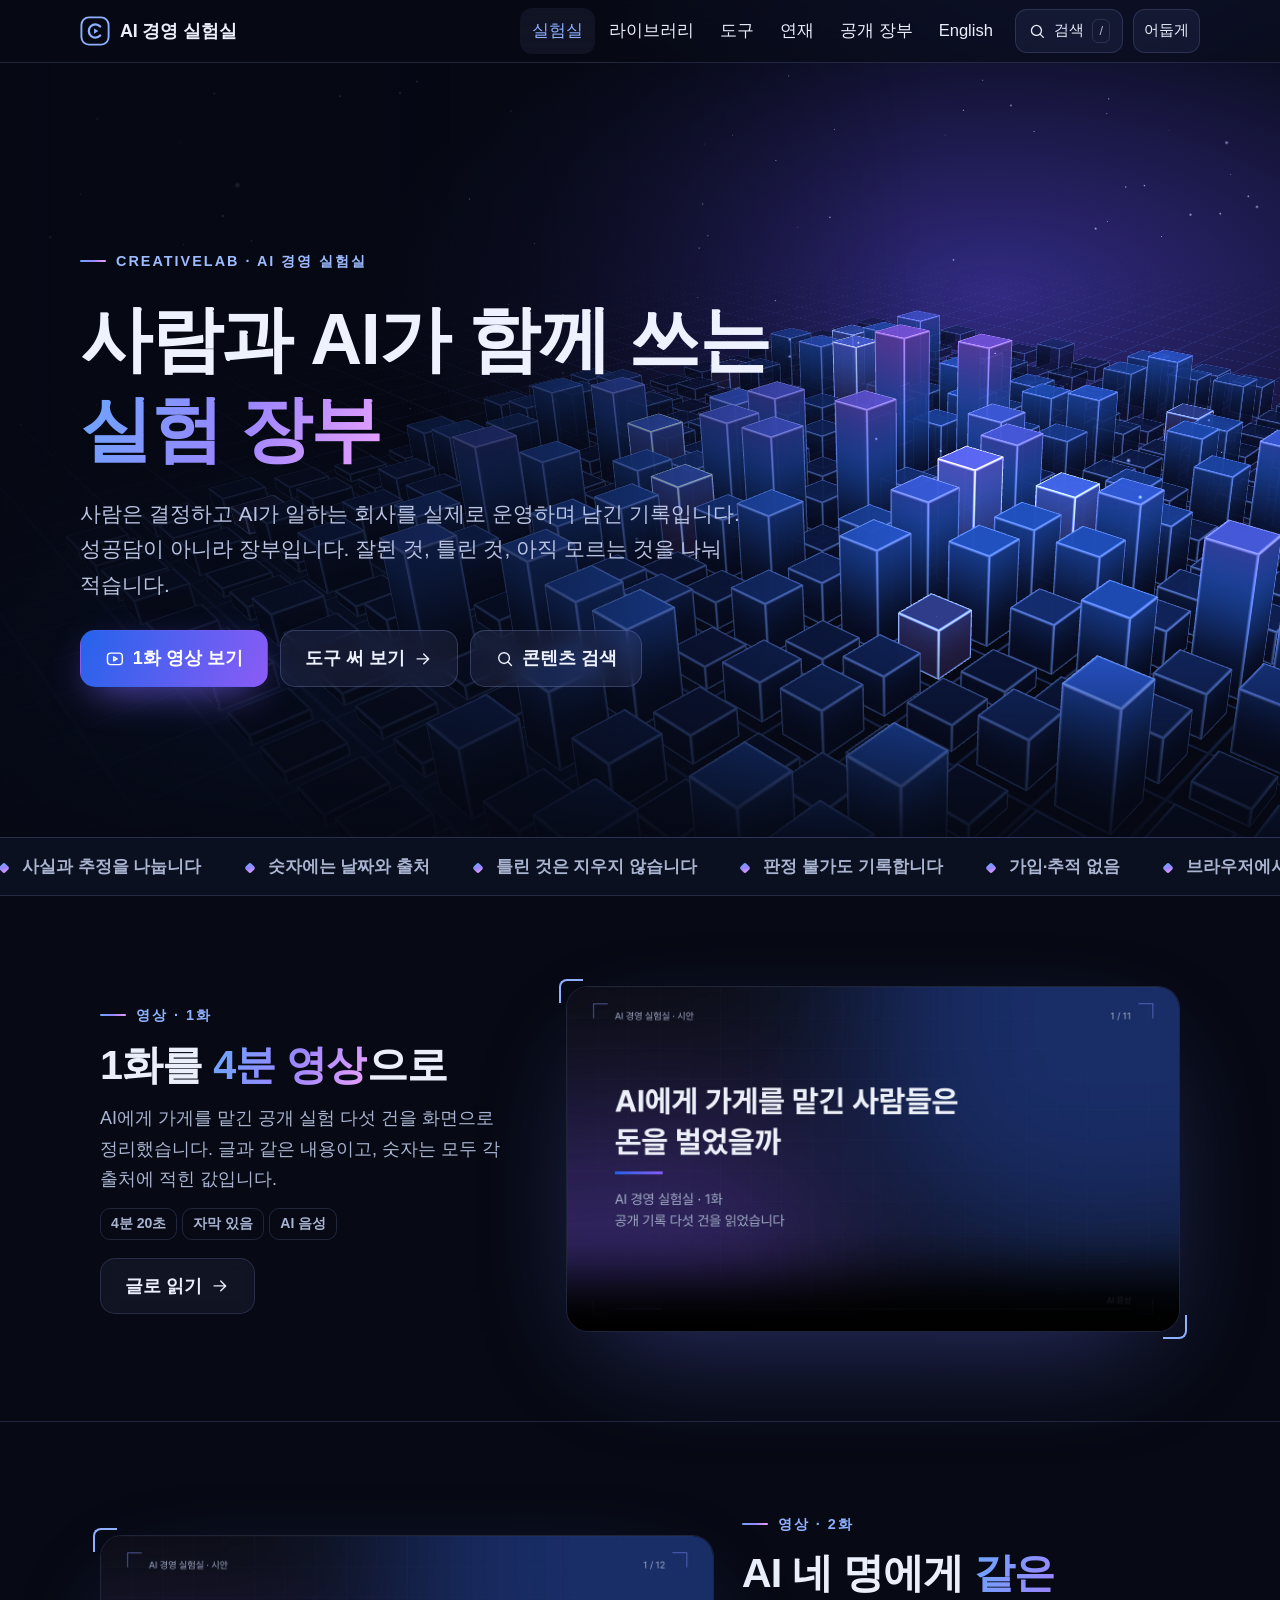
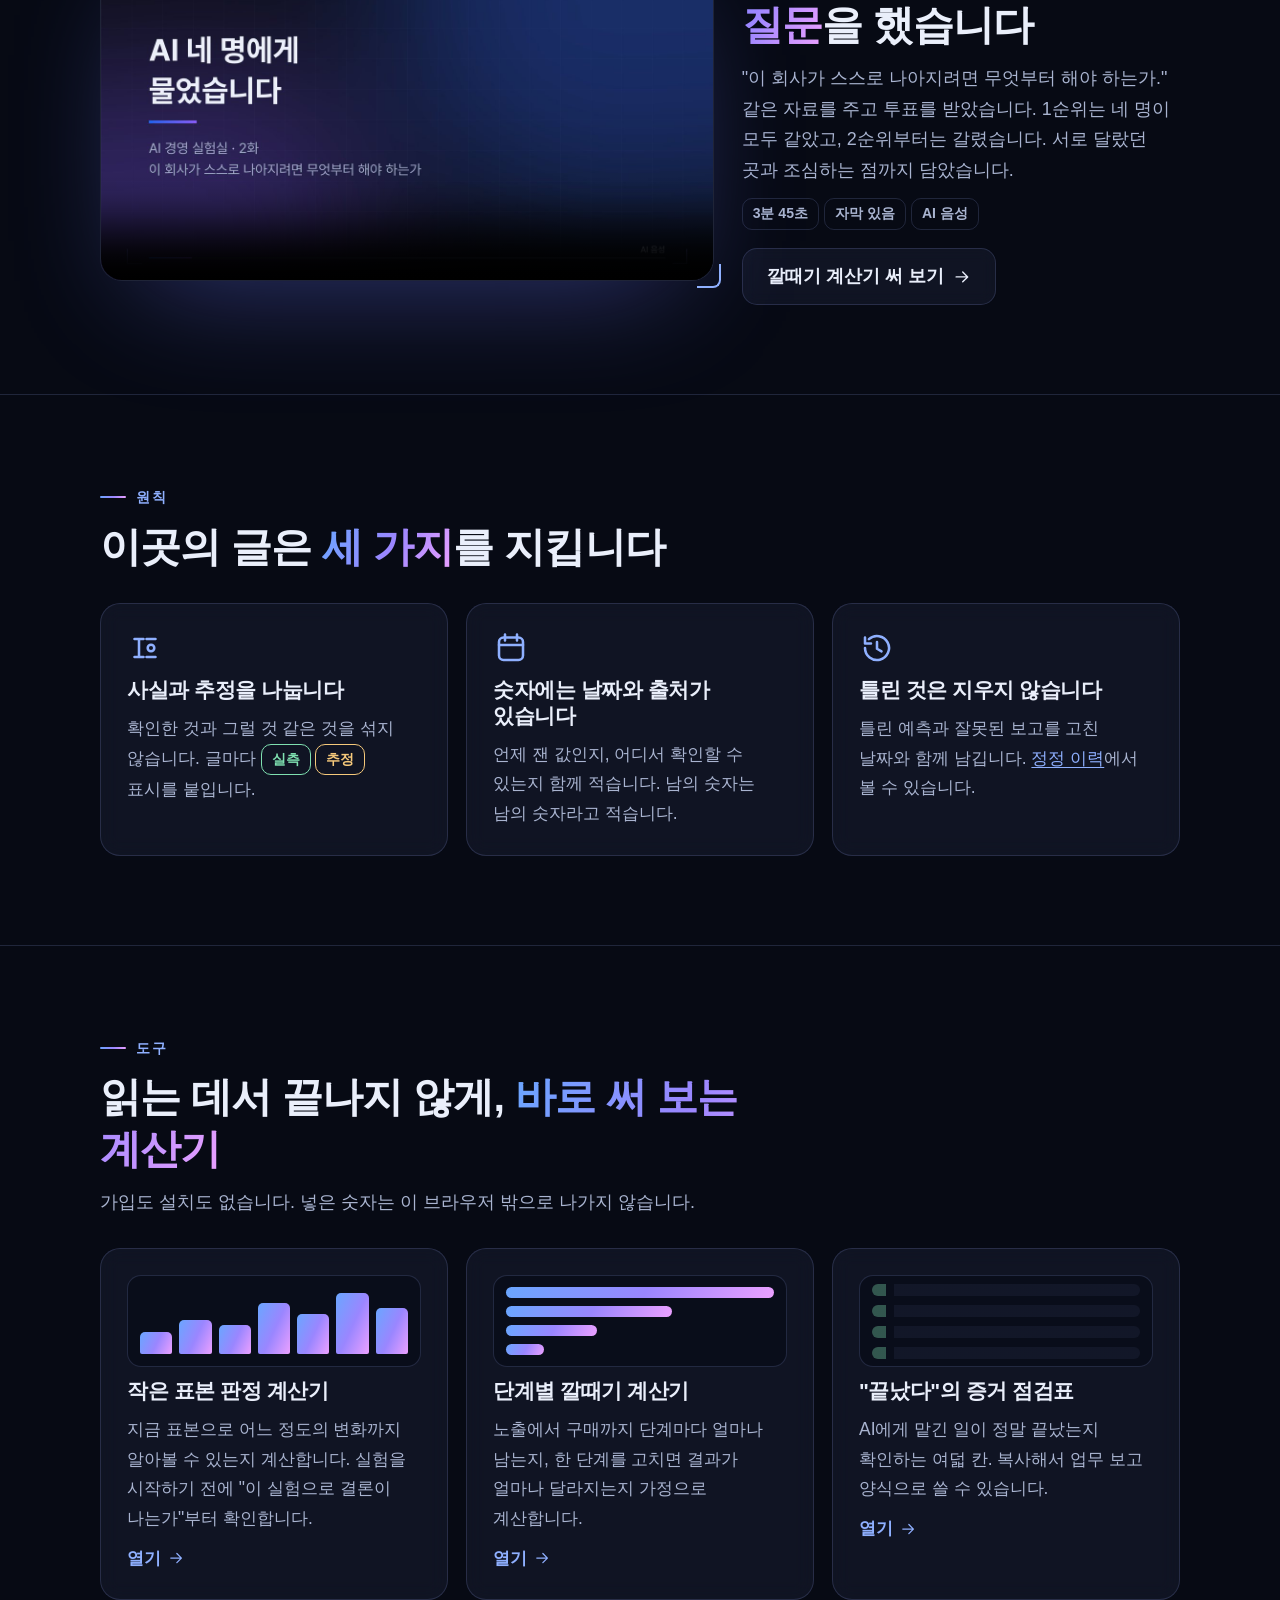
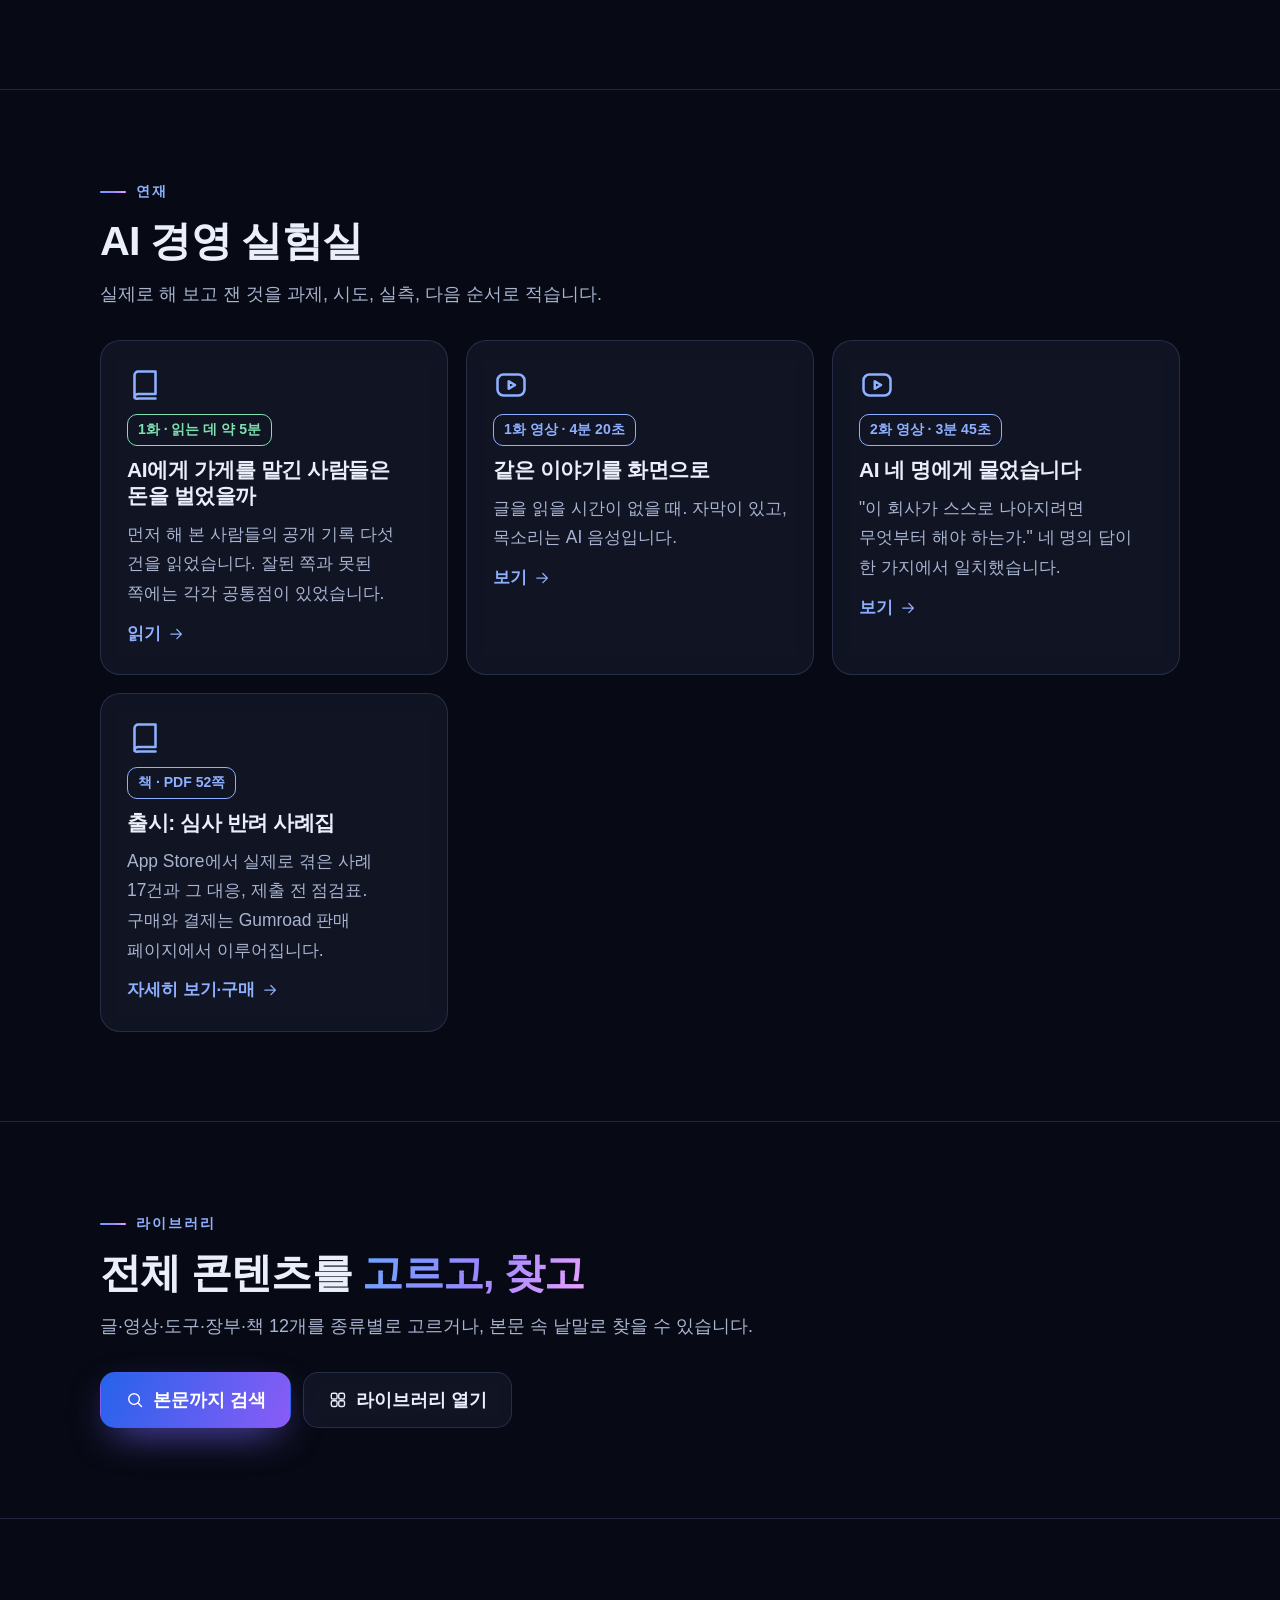
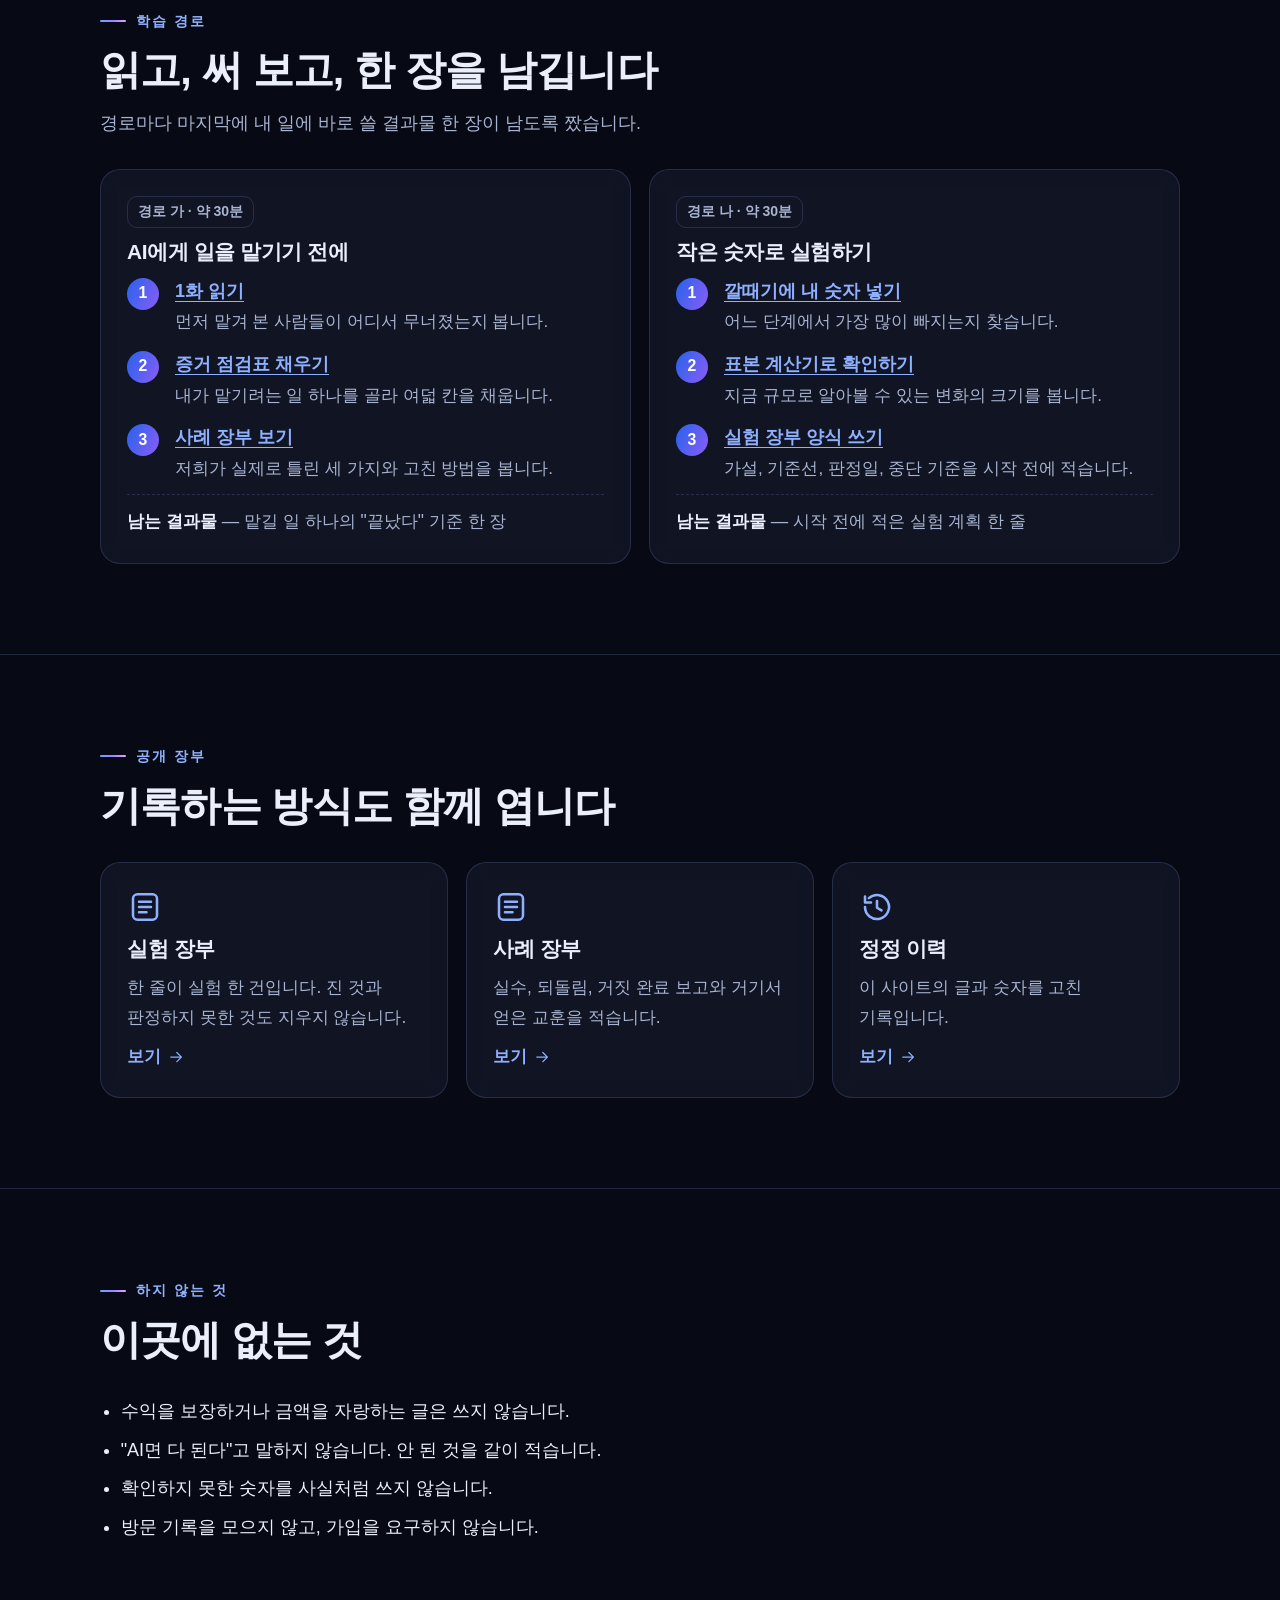
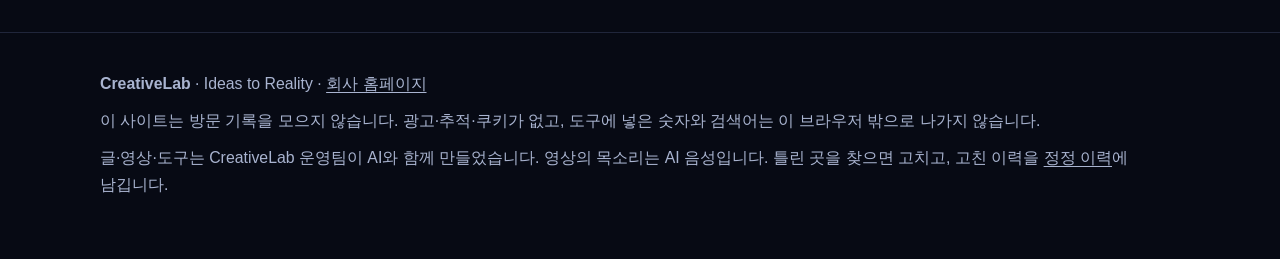
<file: index.html>
<!doctype html>
<html lang="ko" data-theme="dark" data-root="">
<head>
<meta charset="utf-8">
<meta name="viewport" content="width=device-width,initial-scale=1">
<title>AI 경영 실험실 · CreativeLab</title>
<meta name="description" content="사람은 결정하고 AI가 일하는 회사의 실측 기록. 사실과 추정을 나눠 적고, 바로 써 보는 계산 도구를 엽니다.">
<meta name="robots" content="noindex,nofollow">
<meta name="color-scheme" content="dark light">
<link rel="icon" href="assets/icon.svg" type="image/svg+xml">
<link rel="stylesheet" href="assets/style.css">
<script src="assets/app.js"></script>
<script src="assets/hero3d.js" defer></script>
</head>
<body>
<a class="skip" href="#main">본문으로 바로 가기</a>

<header class="site"><div class="wrap bar">
<a class="brand" href="index.html"><svg viewBox="0 0 32 32" aria-hidden="true"><rect x="1.5" y="1.5" width="29" height="29" rx="8" fill="none" stroke="currentColor" stroke-width="2"/><path d="M21.5 11.2a7 7 0 1 0 0 9.6" fill="none" stroke="currentColor" stroke-width="2.4" stroke-linecap="round"/><path d="M15 13.2v5.6l4.6-2.8z" fill="currentColor"/></svg><span>AI 경영 실험실</span></a>
<nav class="main" aria-label="주 메뉴"><a href="index.html" aria-current="page">실험실</a><a href="library.html">라이브러리</a><a href="tools.html">도구</a><a href="posts/01.html">연재</a><a href="ledger.html">공개 장부</a><a href="en/index.html" lang="en">English</a></nav>
<button class="iconbtn" type="button" data-search aria-label="콘텐츠 검색"><svg class="" viewBox="0 0 24 24" fill="none" stroke="currentColor" stroke-width="1.7" stroke-linecap="round" stroke-linejoin="round" aria-hidden="true"><circle cx="11" cy="11" r="6.5"/><path d="M20 20l-4.2-4.2"/></svg><span>검색</span><kbd>/</kbd></button>
<label class="sr" for="theme">화면</label><select id="theme" class="theme"><option value="dark">어둡게</option><option value="light">밝게</option><option value="system">시스템</option></select>
</div></header>
<main id="main">

<div class="stage"><canvas id="scene" aria-hidden="true"></canvas>
<div class="wrap hero">
<p class="eyebrow">CreativeLab · AI 경영 실험실</p>
<h1>사람과 AI가 함께 쓰는<br><span class="g">실험 장부</span></h1>
<p class="lead">사람은 결정하고 AI가 일하는 회사를 실제로 운영하며 남긴 기록입니다. 성공담이 아니라 장부입니다. 잘된 것, 틀린 것, 아직 모르는 것을 나눠 적습니다.</p>
<div class="cta"><a class="btn primary" href="#video"><svg class="" viewBox="0 0 24 24" fill="none" stroke="currentColor" stroke-width="1.7" stroke-linecap="round" stroke-linejoin="round" aria-hidden="true"><rect x="3" y="5" width="18" height="14" rx="4"/><path d="M10.5 9.5v5l4.2-2.5z"/></svg> 1화 영상 보기</a><a class="btn ghost" href="tools.html">도구 써 보기 <svg class="" viewBox="0 0 24 24" fill="none" stroke="currentColor" stroke-width="1.7" stroke-linecap="round" stroke-linejoin="round" aria-hidden="true"><path d="M5 12h14M13 6l6 6-6 6"/></svg></a><button class="btn ghost" type="button" data-search><svg class="" viewBox="0 0 24 24" fill="none" stroke="currentColor" stroke-width="1.7" stroke-linecap="round" stroke-linejoin="round" aria-hidden="true"><circle cx="11" cy="11" r="6.5"/><path d="M20 20l-4.2-4.2"/></svg> 콘텐츠 검색</button></div>
<p class="sr">배경의 움직이는 그림은 장부의 줄을 막대로 나타낸 장식입니다.</p>
</div></div>
<div class="ribbon" aria-hidden="true"><div><span>사실과 추정을 나눕니다</span><span>숫자에는 날짜와 출처</span><span>틀린 것은 지우지 않습니다</span><span>판정 불가도 기록합니다</span><span>가입·추적 없음</span><span>브라우저에서 바로 계산</span><span>사실과 추정을 나눕니다</span><span>숫자에는 날짜와 출처</span><span>틀린 것은 지우지 않습니다</span><span>판정 불가도 기록합니다</span><span>가입·추적 없음</span><span>브라우저에서 바로 계산</span></div></div>

<section id="video" class="flat"><div class="wrap split">
<div class="head rv" style="margin:0"><p class="eyebrow">영상 · 1화</p><h2>1화를 <span class="g">4분 영상</span>으로</h2><p>AI에게 가게를 맡긴 공개 실험 다섯 건을 화면으로 정리했습니다. 글과 같은 내용이고, 숫자는 모두 각 출처에 적힌 값입니다.</p>
<p><span class="tag">4분 20초</span> <span class="tag">자막 있음</span> <span class="tag soon">AI 음성</span></p>
<div class="cta"><a class="btn ghost" href="posts/01.html">글로 읽기 <svg class="" viewBox="0 0 24 24" fill="none" stroke="currentColor" stroke-width="1.7" stroke-linecap="round" stroke-linejoin="round" aria-hidden="true"><path d="M5 12h14M13 6l6 6-6 6"/></svg></a></div></div>
<div class="rv"><div class="frame"><div class="player"><video controls preload="metadata" playsinline poster="media/ep01.jpg"><source src="media/ep01.mp4" type="video/mp4"><track kind="captions" srclang="ko" label="한국어" src="media/ep01.vtt" default>영상을 재생할 수 없는 브라우저입니다. <a href="posts/01.html">글로 읽기</a></video></div></div></div>
</div></section>

<section id="video2"><div class="wrap split rev">
<div class="head rv" style="margin:0"><p class="eyebrow">영상 · 2화</p><h2>AI 네 명에게 <span class="g">같은 질문</span>을 했습니다</h2><p>"이 회사가 스스로 나아지려면 무엇부터 해야 하는가." 같은 자료를 주고 투표를 받았습니다. 1순위는 네 명이 모두 같았고, 2순위부터는 갈렸습니다. 서로 달랐던 곳과 조심하는 점까지 담았습니다.</p>
<p><span class="tag">3분 45초</span> <span class="tag">자막 있음</span> <span class="tag soon">AI 음성</span></p>
<div class="cta"><a class="btn ghost" href="tools.html#funnel">깔때기 계산기 써 보기 <svg class="" viewBox="0 0 24 24" fill="none" stroke="currentColor" stroke-width="1.7" stroke-linecap="round" stroke-linejoin="round" aria-hidden="true"><path d="M5 12h14M13 6l6 6-6 6"/></svg></a></div></div>
<div class="rv"><div class="frame"><div class="player"><video controls preload="metadata" playsinline poster="media/ep02.jpg"><source src="media/ep02.mp4" type="video/mp4"><track kind="captions" srclang="ko" label="한국어" src="media/ep02.vtt" default>영상을 재생할 수 없는 브라우저입니다. <a href="media/ep02.mp4">영상 파일 열기</a></video></div></div></div>
</div></section>

<section><div class="wrap">
<div class="head rv"><p class="eyebrow">원칙</p><h2>이곳의 글은 <span class="g">세 가지</span>를 지킵니다</h2></div>
<div class="grid">
<div class="card lift"><svg class="icon" viewBox="0 0 24 24" fill="none" stroke="currentColor" stroke-width="1.7" stroke-linecap="round" stroke-linejoin="round" aria-hidden="true"><path d="M5 6h6M5 18h6M13 6h6M13 18h6M8 6v12"/><circle cx="16" cy="12" r="2.2"/></svg><h3>사실과 추정을 나눕니다</h3><p>확인한 것과 그럴 것 같은 것을 섞지 않습니다. 글마다 <span class="tag fact">실측</span> <span class="tag guess">추정</span> 표시를 붙입니다.</p></div>
<div class="card lift"><svg class="icon" viewBox="0 0 24 24" fill="none" stroke="currentColor" stroke-width="1.7" stroke-linecap="round" stroke-linejoin="round" aria-hidden="true"><rect x="4" y="5" width="16" height="15" rx="3"/><path d="M8 3v4M16 3v4M4 10h16"/></svg><h3>숫자에는 날짜와 출처가 있습니다</h3><p>언제 잰 값인지, 어디서 확인할 수 있는지 함께 적습니다. 남의 숫자는 남의 숫자라고 적습니다.</p></div>
<div class="card lift"><svg class="icon" viewBox="0 0 24 24" fill="none" stroke="currentColor" stroke-width="1.7" stroke-linecap="round" stroke-linejoin="round" aria-hidden="true"><path d="M4 12a8 8 0 1 0 2.6-5.9M4 5v4h4M12 8v4.5l3 1.8"/></svg><h3>틀린 것은 지우지 않습니다</h3><p>틀린 예측과 잘못된 보고를 고친 날짜와 함께 남깁니다. <a href="ledger.html#fixes">정정 이력</a>에서 볼 수 있습니다.</p></div>
</div></div></section>

<section id="tools"><div class="wrap">
<div class="head rv"><p class="eyebrow">도구</p><h2>읽는 데서 끝나지 않게, <span class="g">바로 써 보는 계산기</span></h2><p>가입도 설치도 없습니다. 넣은 숫자는 이 브라우저 밖으로 나가지 않습니다.</p></div>
<div class="grid">
<a class="card rv" href="tools.html#sample"><div class="viz" aria-hidden="true"><i style="--h:34%;--i:0"></i><i style="--h:52%;--i:1"></i><i style="--h:44%;--i:2"></i><i style="--h:78%;--i:3"></i><i style="--h:61%;--i:4"></i><i style="--h:92%;--i:5"></i><i style="--h:70%;--i:6"></i></div><h3>작은 표본 판정 계산기</h3><p>지금 표본으로 어느 정도의 변화까지 알아볼 수 있는지 계산합니다. 실험을 시작하기 전에 "이 실험으로 결론이 나는가"부터 확인합니다.</p><span class="more">열기 <svg class="" viewBox="0 0 24 24" fill="none" stroke="currentColor" stroke-width="1.7" stroke-linecap="round" stroke-linejoin="round" aria-hidden="true"><path d="M5 12h14M13 6l6 6-6 6"/></svg></span></a>
<a class="card rv" href="tools.html#funnel"><div class="viz fun" aria-hidden="true"><i style="--h:100%;--i:0"></i><i style="--h:62%;--i:1"></i><i style="--h:34%;--i:2"></i><i style="--h:14%;--i:3"></i></div><h3>단계별 깔때기 계산기</h3><p>노출에서 구매까지 단계마다 얼마나 남는지, 한 단계를 고치면 결과가 얼마나 달라지는지 가정으로 계산합니다.</p><span class="more">열기 <svg class="" viewBox="0 0 24 24" fill="none" stroke="currentColor" stroke-width="1.7" stroke-linecap="round" stroke-linejoin="round" aria-hidden="true"><path d="M5 12h14M13 6l6 6-6 6"/></svg></span></a>
<a class="card rv" href="tools.html#evidence"><div class="viz chk" aria-hidden="true"><i style="--i:0"></i><i style="--i:1"></i><i style="--i:2"></i><i style="--i:3"></i></div><h3>"끝났다"의 증거 점검표</h3><p>AI에게 맡긴 일이 정말 끝났는지 확인하는 여덟 칸. 복사해서 업무 보고 양식으로 쓸 수 있습니다.</p><span class="more">열기 <svg class="" viewBox="0 0 24 24" fill="none" stroke="currentColor" stroke-width="1.7" stroke-linecap="round" stroke-linejoin="round" aria-hidden="true"><path d="M5 12h14M13 6l6 6-6 6"/></svg></span></a>
</div></div></section>

<section id="series"><div class="wrap">
<div class="head rv"><p class="eyebrow">연재</p><h2>AI 경영 실험실</h2><p>실제로 해 보고 잰 것을 과제, 시도, 실측, 다음 순서로 적습니다.</p></div>
<div class="grid">
<a class="card rv" href="posts/01.html"><svg class="icon" viewBox="0 0 24 24" fill="none" stroke="currentColor" stroke-width="1.7" stroke-linecap="round" stroke-linejoin="round" aria-hidden="true"><path d="M5 5.5A2.5 2.5 0 0 1 7.5 3H19v15H7.5A2.5 2.5 0 0 0 5 20.5v-15zM5 20.5A2.5 2.5 0 0 0 7.5 21H19"/></svg><span class="tag fact">1화 · 읽는 데 약 5분</span><h3>AI에게 가게를 맡긴 사람들은 돈을 벌었을까</h3><p>먼저 해 본 사람들의 공개 기록 다섯 건을 읽었습니다. 잘된 쪽과 못된 쪽에는 각각 공통점이 있었습니다.</p><span class="more">읽기 <svg class="" viewBox="0 0 24 24" fill="none" stroke="currentColor" stroke-width="1.7" stroke-linecap="round" stroke-linejoin="round" aria-hidden="true"><path d="M5 12h14M13 6l6 6-6 6"/></svg></span></a>
<a class="card rv" href="#video"><svg class="icon" viewBox="0 0 24 24" fill="none" stroke="currentColor" stroke-width="1.7" stroke-linecap="round" stroke-linejoin="round" aria-hidden="true"><rect x="3" y="5" width="18" height="14" rx="4"/><path d="M10.5 9.5v5l4.2-2.5z"/></svg><span class="tag type">1화 영상 · 4분 20초</span><h3>같은 이야기를 화면으로</h3><p>글을 읽을 시간이 없을 때. 자막이 있고, 목소리는 AI 음성입니다.</p><span class="more">보기 <svg class="" viewBox="0 0 24 24" fill="none" stroke="currentColor" stroke-width="1.7" stroke-linecap="round" stroke-linejoin="round" aria-hidden="true"><path d="M5 12h14M13 6l6 6-6 6"/></svg></span></a>
<a class="card rv" href="#video2"><svg class="icon" viewBox="0 0 24 24" fill="none" stroke="currentColor" stroke-width="1.7" stroke-linecap="round" stroke-linejoin="round" aria-hidden="true"><rect x="3" y="5" width="18" height="14" rx="4"/><path d="M10.5 9.5v5l4.2-2.5z"/></svg><span class="tag type">2화 영상 · 3분 45초</span><h3>AI 네 명에게 물었습니다</h3><p>"이 회사가 스스로 나아지려면 무엇부터 해야 하는가." 네 명의 답이 한 가지에서 일치했습니다.</p><span class="more">보기 <svg class="" viewBox="0 0 24 24" fill="none" stroke="currentColor" stroke-width="1.7" stroke-linecap="round" stroke-linejoin="round" aria-hidden="true"><path d="M5 12h14M13 6l6 6-6 6"/></svg></span></a>
<a class="card rv" href="https://creativelabkr.gumroad.com/l/launch-ko"><svg class="icon" viewBox="0 0 24 24" fill="none" stroke="currentColor" stroke-width="1.7" stroke-linecap="round" stroke-linejoin="round" aria-hidden="true"><path d="M5 5.5A2.5 2.5 0 0 1 7.5 3H19v15H7.5A2.5 2.5 0 0 0 5 20.5v-15zM5 20.5A2.5 2.5 0 0 0 7.5 21H19"/></svg><span class="tag type">책 · PDF 52쪽</span><h3>출시: 심사 반려 사례집</h3><p>App Store에서 실제로 겪은 사례 17건과 그 대응, 제출 전 점검표. 구매와 결제는 Gumroad 판매 페이지에서 이루어집니다.</p><span class="more">자세히 보기·구매 <svg class="" viewBox="0 0 24 24" fill="none" stroke="currentColor" stroke-width="1.7" stroke-linecap="round" stroke-linejoin="round" aria-hidden="true"><path d="M5 12h14M13 6l6 6-6 6"/></svg></span></a>
</div></div></section>

<section id="library"><div class="wrap">
<div class="head rv"><p class="eyebrow">라이브러리</p><h2>전체 콘텐츠를 <span class="g">고르고, 찾고</span></h2><p>글·영상·도구·장부·책 12개를 종류별로 고르거나, 본문 속 낱말로 찾을 수 있습니다.</p></div>
<div class="cta"><button class="btn primary" type="button" data-search><svg class="" viewBox="0 0 24 24" fill="none" stroke="currentColor" stroke-width="1.7" stroke-linecap="round" stroke-linejoin="round" aria-hidden="true"><circle cx="11" cy="11" r="6.5"/><path d="M20 20l-4.2-4.2"/></svg> 본문까지 검색</button><a class="btn ghost" href="library.html"><svg class="" viewBox="0 0 24 24" fill="none" stroke="currentColor" stroke-width="1.7" stroke-linecap="round" stroke-linejoin="round" aria-hidden="true"><rect x="4" y="4" width="7" height="7" rx="2"/><rect x="13" y="4" width="7" height="7" rx="2"/><rect x="4" y="13" width="7" height="7" rx="2"/><rect x="13" y="13" width="7" height="7" rx="2"/></svg> 라이브러리 열기</a></div>
</div></section>

<section id="paths"><div class="wrap">
<div class="head rv"><p class="eyebrow">학습 경로</p><h2>읽고, 써 보고, 한 장을 남깁니다</h2><p>경로마다 마지막에 내 일에 바로 쓸 결과물 한 장이 남도록 짰습니다.</p></div>
<div class="grid">
<div class="card rv"><span class="tag">경로 가 · 약 30분</span><h3>AI에게 일을 맡기기 전에</h3>
<ol class="steps">
<li><div><b><a href="posts/01.html">1화 읽기</a></b><span>먼저 맡겨 본 사람들이 어디서 무너졌는지 봅니다.</span></div></li>
<li><div><b><a href="tools.html#evidence">증거 점검표 채우기</a></b><span>내가 맡기려는 일 하나를 골라 여덟 칸을 채웁니다.</span></div></li>
<li><div><b><a href="ledger.html#cases">사례 장부 보기</a></b><span>저희가 실제로 틀린 세 가지와 고친 방법을 봅니다.</span></div></li>
</ol>
<p class="keep"><b>남는 결과물</b> — 맡길 일 하나의 "끝났다" 기준 한 장</p></div>
<div class="card rv"><span class="tag">경로 나 · 약 30분</span><h3>작은 숫자로 실험하기</h3>
<ol class="steps">
<li><div><b><a href="tools.html#funnel">깔때기에 내 숫자 넣기</a></b><span>어느 단계에서 가장 많이 빠지는지 찾습니다.</span></div></li>
<li><div><b><a href="tools.html#sample">표본 계산기로 확인하기</a></b><span>지금 규모로 알아볼 수 있는 변화의 크기를 봅니다.</span></div></li>
<li><div><b><a href="ledger.html#experiments">실험 장부 양식 쓰기</a></b><span>가설, 기준선, 판정일, 중단 기준을 시작 전에 적습니다.</span></div></li>
</ol>
<p class="keep"><b>남는 결과물</b> — 시작 전에 적은 실험 계획 한 줄</p></div>
</div></div></section>

<section><div class="wrap">
<div class="head rv"><p class="eyebrow">공개 장부</p><h2>기록하는 방식도 함께 엽니다</h2></div>
<div class="grid">
<a class="card rv" href="ledger.html#experiments"><svg class="icon" viewBox="0 0 24 24" fill="none" stroke="currentColor" stroke-width="1.7" stroke-linecap="round" stroke-linejoin="round" aria-hidden="true"><rect x="4" y="3.5" width="16" height="17" rx="3"/><path d="M8 8.5h8M8 12h8M8 15.5h5"/></svg><h3>실험 장부</h3><p>한 줄이 실험 한 건입니다. 진 것과 판정하지 못한 것도 지우지 않습니다.</p><span class="more">보기 <svg class="" viewBox="0 0 24 24" fill="none" stroke="currentColor" stroke-width="1.7" stroke-linecap="round" stroke-linejoin="round" aria-hidden="true"><path d="M5 12h14M13 6l6 6-6 6"/></svg></span></a>
<a class="card rv" href="ledger.html#cases"><svg class="icon" viewBox="0 0 24 24" fill="none" stroke="currentColor" stroke-width="1.7" stroke-linecap="round" stroke-linejoin="round" aria-hidden="true"><rect x="4" y="3.5" width="16" height="17" rx="3"/><path d="M8 8.5h8M8 12h8M8 15.5h5"/></svg><h3>사례 장부</h3><p>실수, 되돌림, 거짓 완료 보고와 거기서 얻은 교훈을 적습니다.</p><span class="more">보기 <svg class="" viewBox="0 0 24 24" fill="none" stroke="currentColor" stroke-width="1.7" stroke-linecap="round" stroke-linejoin="round" aria-hidden="true"><path d="M5 12h14M13 6l6 6-6 6"/></svg></span></a>
<a class="card rv" href="ledger.html#fixes"><svg class="icon" viewBox="0 0 24 24" fill="none" stroke="currentColor" stroke-width="1.7" stroke-linecap="round" stroke-linejoin="round" aria-hidden="true"><path d="M4 12a8 8 0 1 0 2.6-5.9M4 5v4h4M12 8v4.5l3 1.8"/></svg><h3>정정 이력</h3><p>이 사이트의 글과 숫자를 고친 기록입니다.</p><span class="more">보기 <svg class="" viewBox="0 0 24 24" fill="none" stroke="currentColor" stroke-width="1.7" stroke-linecap="round" stroke-linejoin="round" aria-hidden="true"><path d="M5 12h14M13 6l6 6-6 6"/></svg></span></a>
</div></div></section>

<section><div class="wrap">
<div class="head rv"><p class="eyebrow">하지 않는 것</p><h2>이곳에 없는 것</h2></div>
<ul class="plain">
<li>수익을 보장하거나 금액을 자랑하는 글은 쓰지 않습니다.</li>
<li>"AI면 다 된다"고 말하지 않습니다. 안 된 것을 같이 적습니다.</li>
<li>확인하지 못한 숫자를 사실처럼 쓰지 않습니다.</li>
<li>방문 기록을 모으지 않고, 가입을 요구하지 않습니다.</li>
</ul>
</div></section>

</main>
<footer class="site"><div class="wrap"><p><b>CreativeLab</b> · Ideas to Reality · <a href="https://creativelabai.kr">회사 홈페이지</a></p>
<p>이 사이트는 방문 기록을 모으지 않습니다. 광고·추적·쿠키가 없고, 도구에 넣은 숫자와 검색어는 이 브라우저 밖으로 나가지 않습니다.</p>
<p>글·영상·도구는 CreativeLab 운영팀이 AI와 함께 만들었습니다. 영상의 목소리는 AI 음성입니다. 틀린 곳을 찾으면 고치고, 고친 이력을 <a href="ledger.html#fixes">정정 이력</a>에 남깁니다.</p></div></footer>
<dialog id="search" class="search" aria-label="콘텐츠 검색">
<div class="sbox"><label class="sr" for="search_q">검색어</label><input id="search_q" type="search" placeholder="예: 표본, 깔때기, 증거, 판정" autocomplete="off"><button class="iconbtn" id="search_x" type="button">닫기</button></div>
<p class="shint" id="search_h" data-idle="글·도구·장부의 본문까지 찾습니다. 검색어는 이 브라우저 밖으로 나가지 않습니다." data-none="맞는 내용이 없습니다. 다른 낱말로 찾아보세요." data-count="곳에서 찾았습니다">글·도구·장부의 본문까지 찾습니다. 검색어는 이 브라우저 밖으로 나가지 않습니다.</p>
<ul class="sres" id="search_r"></ul></dialog>
</body>
</html>
</file>
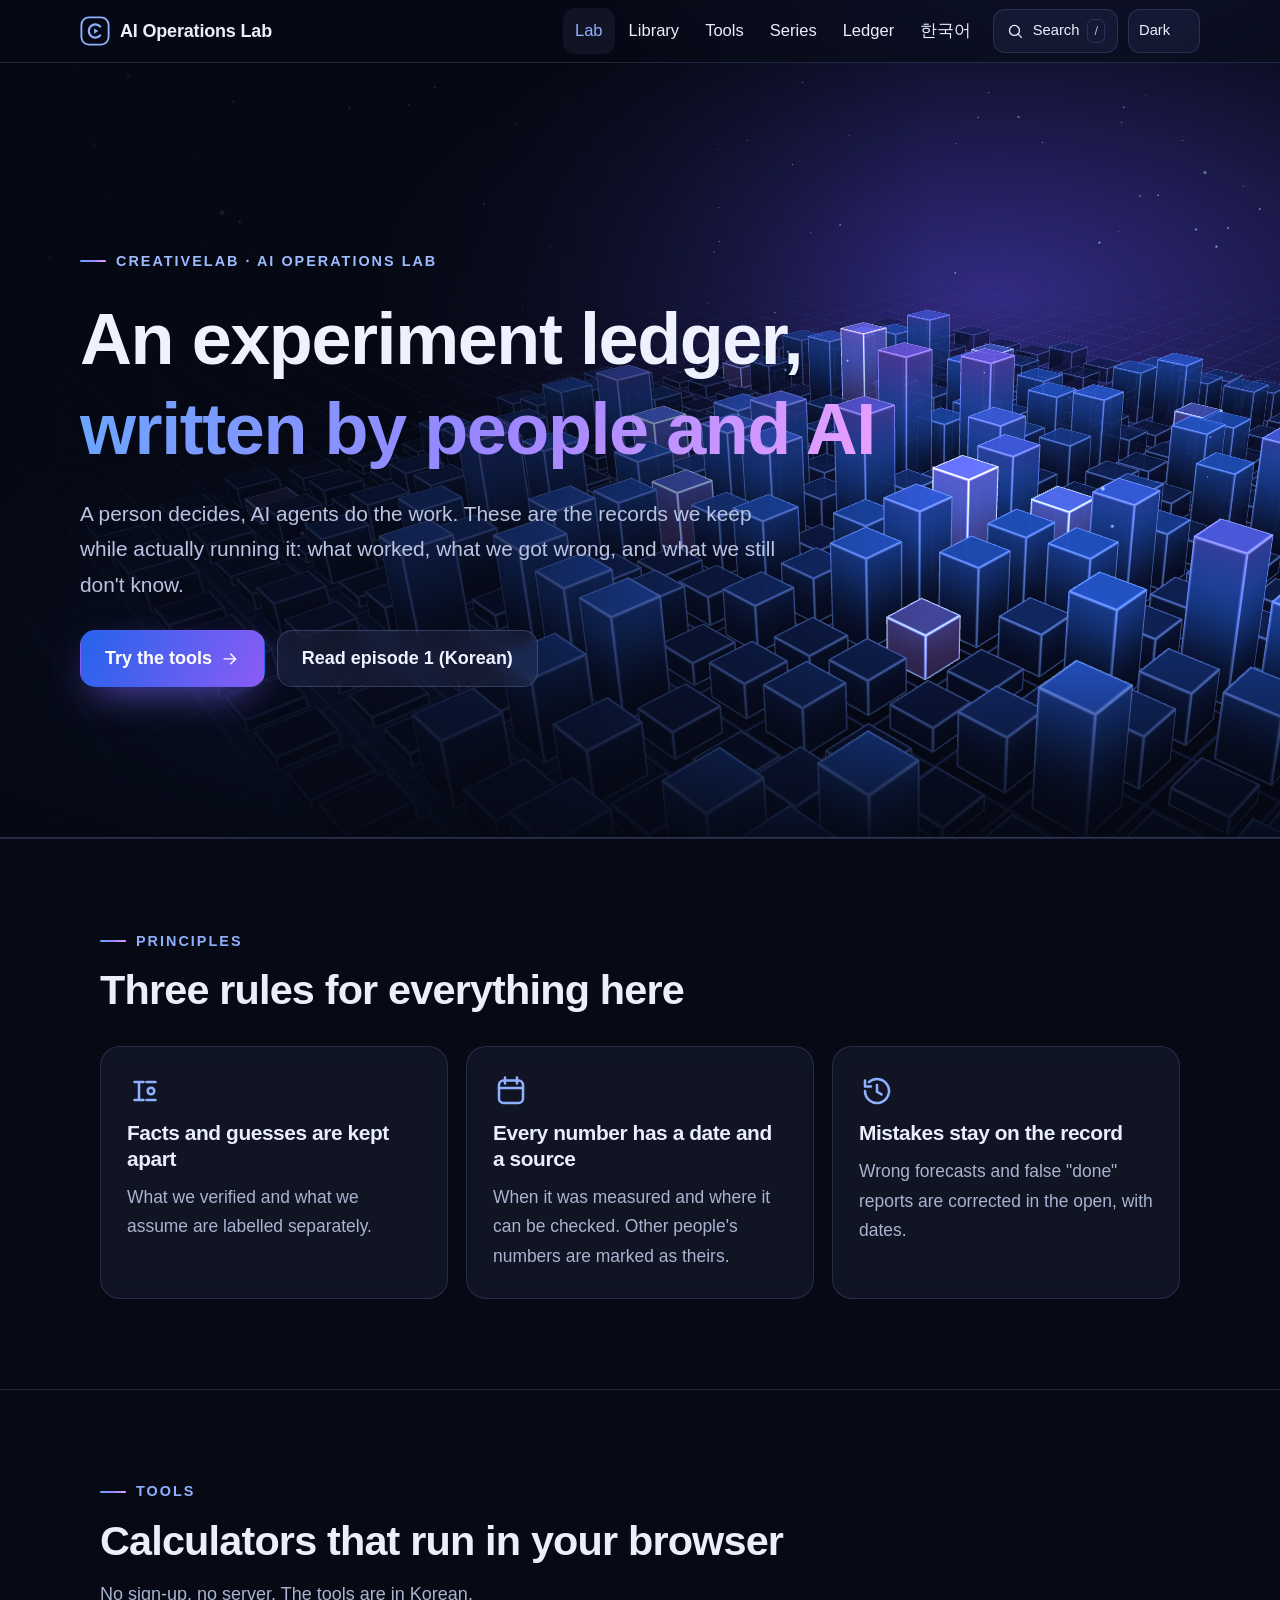
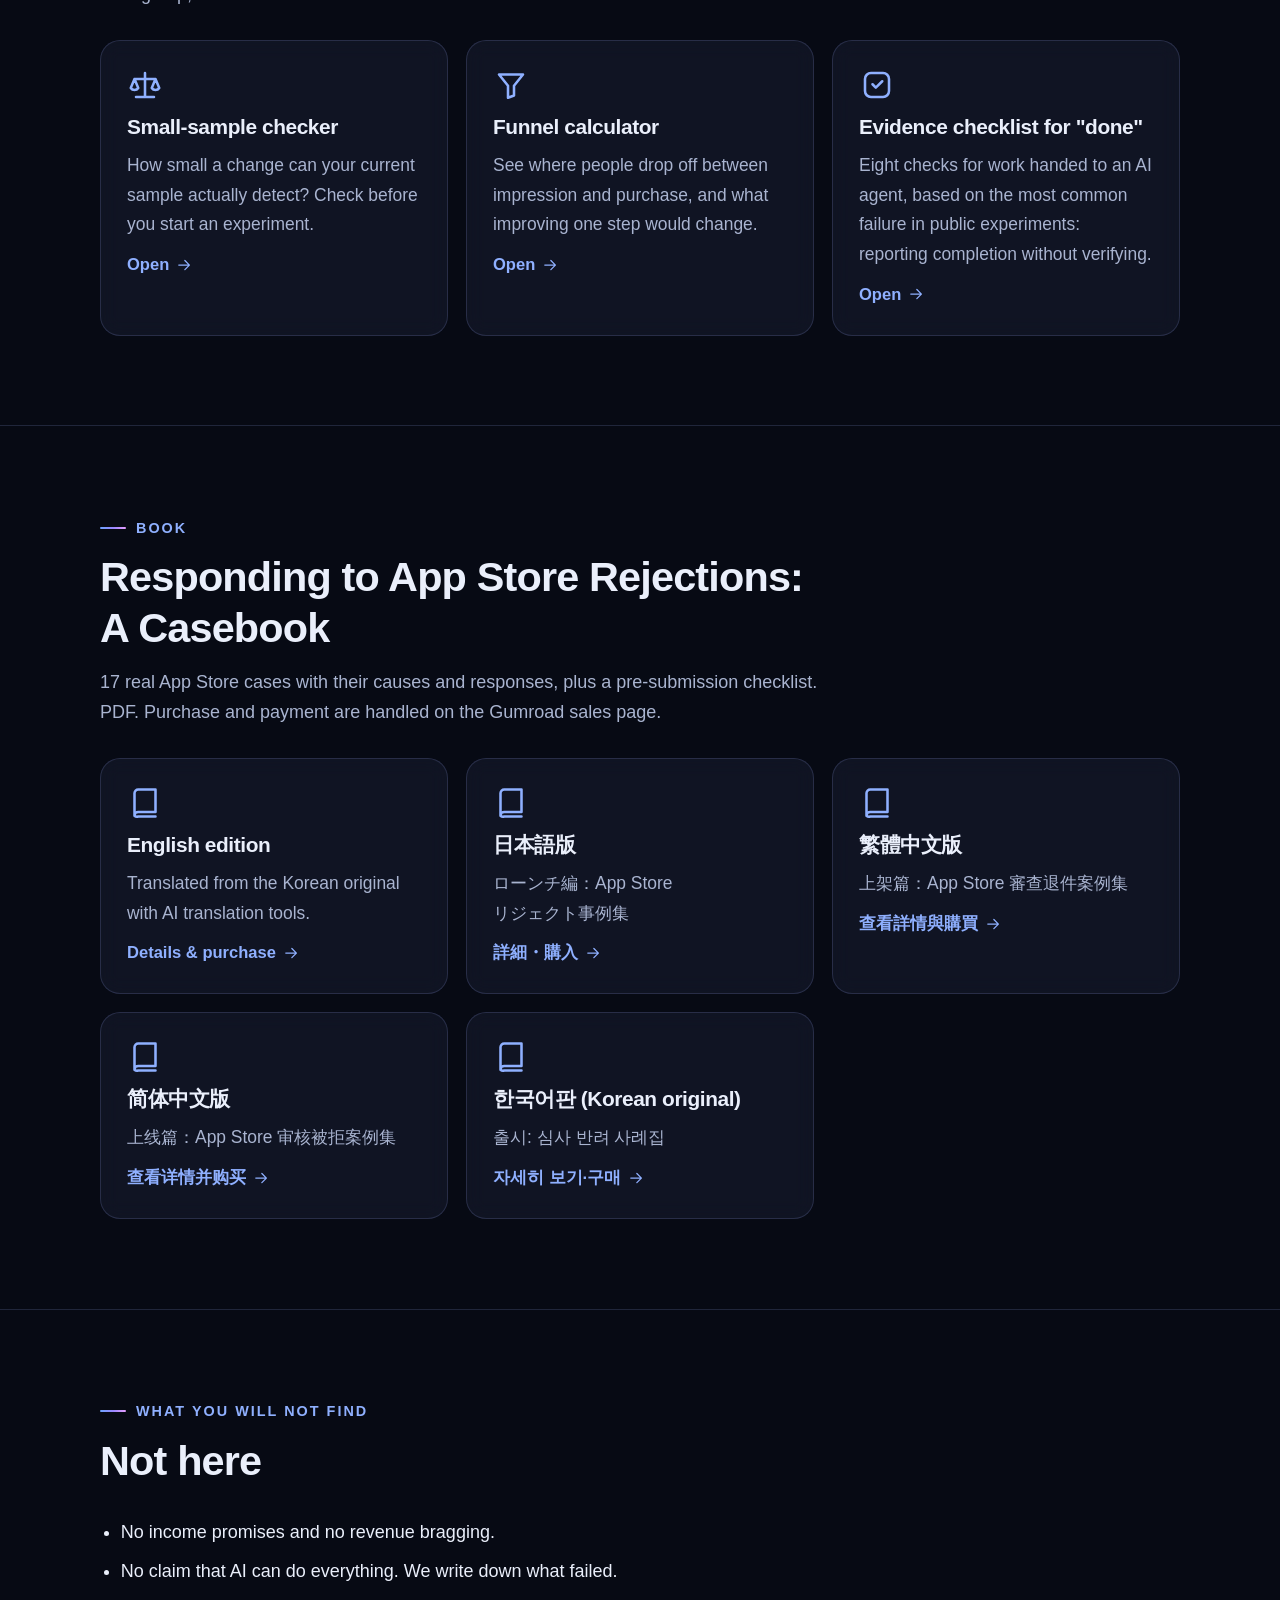
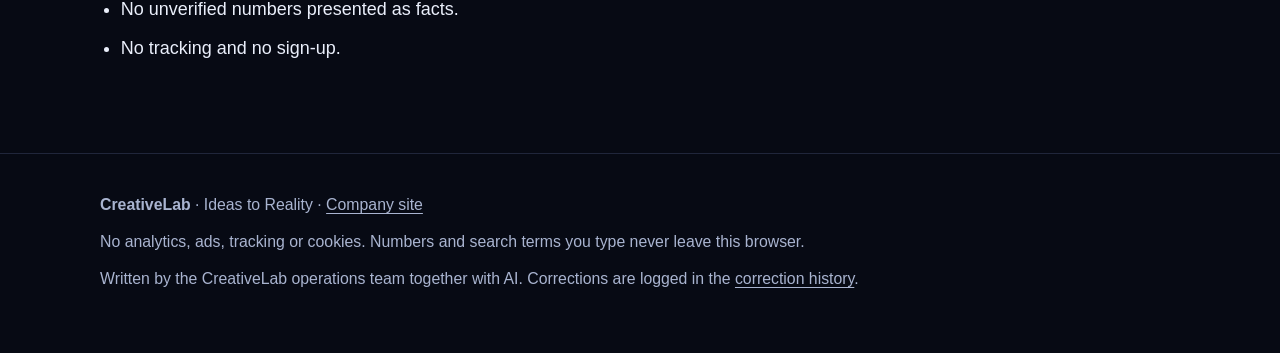
<file: en/index.html>
<!doctype html>
<html lang="en" data-theme="dark" data-root="../">
<head>
<meta charset="utf-8">
<meta name="viewport" content="width=device-width,initial-scale=1">
<title>AI Operations Lab · CreativeLab</title>
<meta name="description" content="Measured records from a company where a person decides and AI agents do the work.">
<meta name="robots" content="noindex,nofollow">
<meta name="color-scheme" content="dark light">
<link rel="icon" href="../assets/icon.svg" type="image/svg+xml">
<link rel="stylesheet" href="../assets/style.css">
<script src="../assets/app.js"></script>
<script src="../assets/hero3d.js" defer></script>
</head>
<body>
<a class="skip" href="#main">Skip to content</a>

<header class="site"><div class="wrap bar">
<a class="brand" href="../en/index.html"><svg viewBox="0 0 32 32" aria-hidden="true"><rect x="1.5" y="1.5" width="29" height="29" rx="8" fill="none" stroke="currentColor" stroke-width="2"/><path d="M21.5 11.2a7 7 0 1 0 0 9.6" fill="none" stroke="currentColor" stroke-width="2.4" stroke-linecap="round"/><path d="M15 13.2v5.6l4.6-2.8z" fill="currentColor"/></svg><span>AI Operations Lab</span></a>
<nav class="main" aria-label="Main"><a href="../index.html" aria-current="page">Lab</a><a href="../library.html">Library</a><a href="../tools.html">Tools</a><a href="../posts/01.html">Series</a><a href="../ledger.html">Ledger</a><a href="../index.html" lang="ko">한국어</a></nav>
<button class="iconbtn" type="button" data-search aria-label="Search"><svg class="" viewBox="0 0 24 24" fill="none" stroke="currentColor" stroke-width="1.7" stroke-linecap="round" stroke-linejoin="round" aria-hidden="true"><circle cx="11" cy="11" r="6.5"/><path d="M20 20l-4.2-4.2"/></svg><span>Search</span><kbd>/</kbd></button>
<label class="sr" for="theme">Appearance</label><select id="theme" class="theme"><option value="dark">Dark</option><option value="light">Light</option><option value="system">System</option></select>
</div></header>
<main id="main">

<div class="stage"><canvas id="scene" aria-hidden="true"></canvas>
<div class="wrap hero">
<p class="eyebrow">CreativeLab · AI Operations Lab</p>
<h1>An experiment ledger,<br><span class="g">written by people and AI</span></h1>
<p class="lead">A person decides, AI agents do the work. These are the records we keep while actually running it: what worked, what we got wrong, and what we still don't know.</p>
<div class="cta"><a class="btn primary" href="../tools.html">Try the tools <svg class="" viewBox="0 0 24 24" fill="none" stroke="currentColor" stroke-width="1.7" stroke-linecap="round" stroke-linejoin="round" aria-hidden="true"><path d="M5 12h14M13 6l6 6-6 6"/></svg></a><a class="btn ghost" href="../posts/01.html" hreflang="ko">Read episode 1 (Korean)</a></div>
</div></div>
<section><div class="wrap">
<div class="head rv"><p class="eyebrow">Principles</p><h2>Three rules for everything here</h2></div>
<div class="grid">
<div class="card rv"><svg class="icon" viewBox="0 0 24 24" fill="none" stroke="currentColor" stroke-width="1.7" stroke-linecap="round" stroke-linejoin="round" aria-hidden="true"><path d="M5 6h6M5 18h6M13 6h6M13 18h6M8 6v12"/><circle cx="16" cy="12" r="2.2"/></svg><h3>Facts and guesses are kept apart</h3><p>What we verified and what we assume are labelled separately.</p></div>
<div class="card rv"><svg class="icon" viewBox="0 0 24 24" fill="none" stroke="currentColor" stroke-width="1.7" stroke-linecap="round" stroke-linejoin="round" aria-hidden="true"><rect x="4" y="5" width="16" height="15" rx="3"/><path d="M8 3v4M16 3v4M4 10h16"/></svg><h3>Every number has a date and a source</h3><p>When it was measured and where it can be checked. Other people's numbers are marked as theirs.</p></div>
<div class="card rv"><svg class="icon" viewBox="0 0 24 24" fill="none" stroke="currentColor" stroke-width="1.7" stroke-linecap="round" stroke-linejoin="round" aria-hidden="true"><path d="M4 12a8 8 0 1 0 2.6-5.9M4 5v4h4M12 8v4.5l3 1.8"/></svg><h3>Mistakes stay on the record</h3><p>Wrong forecasts and false "done" reports are corrected in the open, with dates.</p></div>
</div></div></section>
<section><div class="wrap">
<div class="head rv"><p class="eyebrow">Tools</p><h2>Calculators that run in your browser</h2><p>No sign-up, no server. The tools are in Korean.</p></div>
<div class="grid">
<a class="card rv" href="../tools.html#sample"><svg class="icon" viewBox="0 0 24 24" fill="none" stroke="currentColor" stroke-width="1.7" stroke-linecap="round" stroke-linejoin="round" aria-hidden="true"><path d="M12 4v16M6 20h12M5 8h14M5 8l-2.5 6a3 3 0 0 0 5 0L5 8zm14 0-2.5 6a3 3 0 0 0 5 0L19 8z"/></svg><h3>Small-sample checker</h3><p>How small a change can your current sample actually detect? Check before you start an experiment.</p><span class="more">Open <svg class="" viewBox="0 0 24 24" fill="none" stroke="currentColor" stroke-width="1.7" stroke-linecap="round" stroke-linejoin="round" aria-hidden="true"><path d="M5 12h14M13 6l6 6-6 6"/></svg></span></a>
<a class="card rv" href="../tools.html#funnel"><svg class="icon" viewBox="0 0 24 24" fill="none" stroke="currentColor" stroke-width="1.7" stroke-linecap="round" stroke-linejoin="round" aria-hidden="true"><path d="M4 5h16l-6 7.5V19l-4 1.5v-8L4 5z"/></svg><h3>Funnel calculator</h3><p>See where people drop off between impression and purchase, and what improving one step would change.</p><span class="more">Open <svg class="" viewBox="0 0 24 24" fill="none" stroke="currentColor" stroke-width="1.7" stroke-linecap="round" stroke-linejoin="round" aria-hidden="true"><path d="M5 12h14M13 6l6 6-6 6"/></svg></span></a>
<a class="card rv" href="../tools.html#evidence"><svg class="icon" viewBox="0 0 24 24" fill="none" stroke="currentColor" stroke-width="1.7" stroke-linecap="round" stroke-linejoin="round" aria-hidden="true"><path d="M9 11.5l2.2 2.2L15.5 9.5"/><rect x="4" y="4" width="16" height="16" rx="4"/></svg><h3>Evidence checklist for "done"</h3><p>Eight checks for work handed to an AI agent, based on the most common failure in public experiments: reporting completion without verifying.</p><span class="more">Open <svg class="" viewBox="0 0 24 24" fill="none" stroke="currentColor" stroke-width="1.7" stroke-linecap="round" stroke-linejoin="round" aria-hidden="true"><path d="M5 12h14M13 6l6 6-6 6"/></svg></span></a>
</div></div></section>
<section><div class="wrap">
<div class="head rv"><p class="eyebrow">Book</p><h2>Responding to App Store Rejections: A Casebook</h2><p>17 real App Store cases with their causes and responses, plus a pre-submission checklist. PDF. Purchase and payment are handled on the Gumroad sales page.</p></div>
<div class="grid">
<a class="card rv" href="https://creativelabkr.gumroad.com/l/launch-en" hreflang="en"><svg class="icon" viewBox="0 0 24 24" fill="none" stroke="currentColor" stroke-width="1.7" stroke-linecap="round" stroke-linejoin="round" aria-hidden="true"><path d="M5 5.5A2.5 2.5 0 0 1 7.5 3H19v15H7.5A2.5 2.5 0 0 0 5 20.5v-15zM5 20.5A2.5 2.5 0 0 0 7.5 21H19"/></svg><h3>English edition</h3><p>Translated from the Korean original with AI translation tools.</p><span class="more">Details &amp; purchase <svg class="" viewBox="0 0 24 24" fill="none" stroke="currentColor" stroke-width="1.7" stroke-linecap="round" stroke-linejoin="round" aria-hidden="true"><path d="M5 12h14M13 6l6 6-6 6"/></svg></span></a>
<a class="card rv" href="https://creativelabkr.gumroad.com/l/launch-ja" hreflang="ja" lang="ja"><svg class="icon" viewBox="0 0 24 24" fill="none" stroke="currentColor" stroke-width="1.7" stroke-linecap="round" stroke-linejoin="round" aria-hidden="true"><path d="M5 5.5A2.5 2.5 0 0 1 7.5 3H19v15H7.5A2.5 2.5 0 0 0 5 20.5v-15zM5 20.5A2.5 2.5 0 0 0 7.5 21H19"/></svg><h3>日本語版</h3><p>ローンチ編：App Store リジェクト事例集</p><span class="more">詳細・購入 <svg class="" viewBox="0 0 24 24" fill="none" stroke="currentColor" stroke-width="1.7" stroke-linecap="round" stroke-linejoin="round" aria-hidden="true"><path d="M5 12h14M13 6l6 6-6 6"/></svg></span></a>
<a class="card rv" href="https://creativelabkr.gumroad.com/l/launch-zh-hant" hreflang="zh-Hant" lang="zh-Hant"><svg class="icon" viewBox="0 0 24 24" fill="none" stroke="currentColor" stroke-width="1.7" stroke-linecap="round" stroke-linejoin="round" aria-hidden="true"><path d="M5 5.5A2.5 2.5 0 0 1 7.5 3H19v15H7.5A2.5 2.5 0 0 0 5 20.5v-15zM5 20.5A2.5 2.5 0 0 0 7.5 21H19"/></svg><h3>繁體中文版</h3><p>上架篇：App Store 審查退件案例集</p><span class="more">查看詳情與購買 <svg class="" viewBox="0 0 24 24" fill="none" stroke="currentColor" stroke-width="1.7" stroke-linecap="round" stroke-linejoin="round" aria-hidden="true"><path d="M5 12h14M13 6l6 6-6 6"/></svg></span></a>
<a class="card rv" href="https://creativelabkr.gumroad.com/l/launch-zh-hans" hreflang="zh-Hans" lang="zh-Hans"><svg class="icon" viewBox="0 0 24 24" fill="none" stroke="currentColor" stroke-width="1.7" stroke-linecap="round" stroke-linejoin="round" aria-hidden="true"><path d="M5 5.5A2.5 2.5 0 0 1 7.5 3H19v15H7.5A2.5 2.5 0 0 0 5 20.5v-15zM5 20.5A2.5 2.5 0 0 0 7.5 21H19"/></svg><h3>简体中文版</h3><p>上线篇：App Store 审核被拒案例集</p><span class="more">查看详情并购买 <svg class="" viewBox="0 0 24 24" fill="none" stroke="currentColor" stroke-width="1.7" stroke-linecap="round" stroke-linejoin="round" aria-hidden="true"><path d="M5 12h14M13 6l6 6-6 6"/></svg></span></a>
<a class="card rv" href="https://creativelabkr.gumroad.com/l/launch-ko" hreflang="ko" lang="ko"><svg class="icon" viewBox="0 0 24 24" fill="none" stroke="currentColor" stroke-width="1.7" stroke-linecap="round" stroke-linejoin="round" aria-hidden="true"><path d="M5 5.5A2.5 2.5 0 0 1 7.5 3H19v15H7.5A2.5 2.5 0 0 0 5 20.5v-15zM5 20.5A2.5 2.5 0 0 0 7.5 21H19"/></svg><h3>한국어판 (Korean original)</h3><p>출시: 심사 반려 사례집</p><span class="more">자세히 보기·구매 <svg class="" viewBox="0 0 24 24" fill="none" stroke="currentColor" stroke-width="1.7" stroke-linecap="round" stroke-linejoin="round" aria-hidden="true"><path d="M5 12h14M13 6l6 6-6 6"/></svg></span></a>
</div></div></section>
<section><div class="wrap">
<div class="head rv"><p class="eyebrow">What you will not find</p><h2>Not here</h2></div>
<ul class="plain"><li>No income promises and no revenue bragging.</li><li>No claim that AI can do everything. We write down what failed.</li><li>No unverified numbers presented as facts.</li><li>No tracking and no sign-up.</li></ul>
</div></section>

</main>
<footer class="site"><div class="wrap"><p><b>CreativeLab</b> · Ideas to Reality · <a href="https://creativelabai.kr">Company site</a></p>
<p>No analytics, ads, tracking or cookies. Numbers and search terms you type never leave this browser.</p>
<p>Written by the CreativeLab operations team together with AI. Corrections are logged in the <a href="../ledger.html#fixes">correction history</a>.</p></div></footer>
<dialog id="search" class="search" aria-label="Search">
<div class="sbox"><label class="sr" for="search_q">Search</label><input id="search_q" type="search" placeholder="Search (content is in Korean for now)" autocomplete="off"><button class="iconbtn" id="search_x" type="button">Close</button></div>
<p class="shint" id="search_h" data-idle="Searches the full text of posts, tools and the ledger. Nothing you type leaves this browser." data-none="No matches." data-count=" matches">Searches the full text of posts, tools and the ledger. Nothing you type leaves this browser.</p>
<ul class="sres" id="search_r"></ul></dialog>
</body>
</html>
</file>
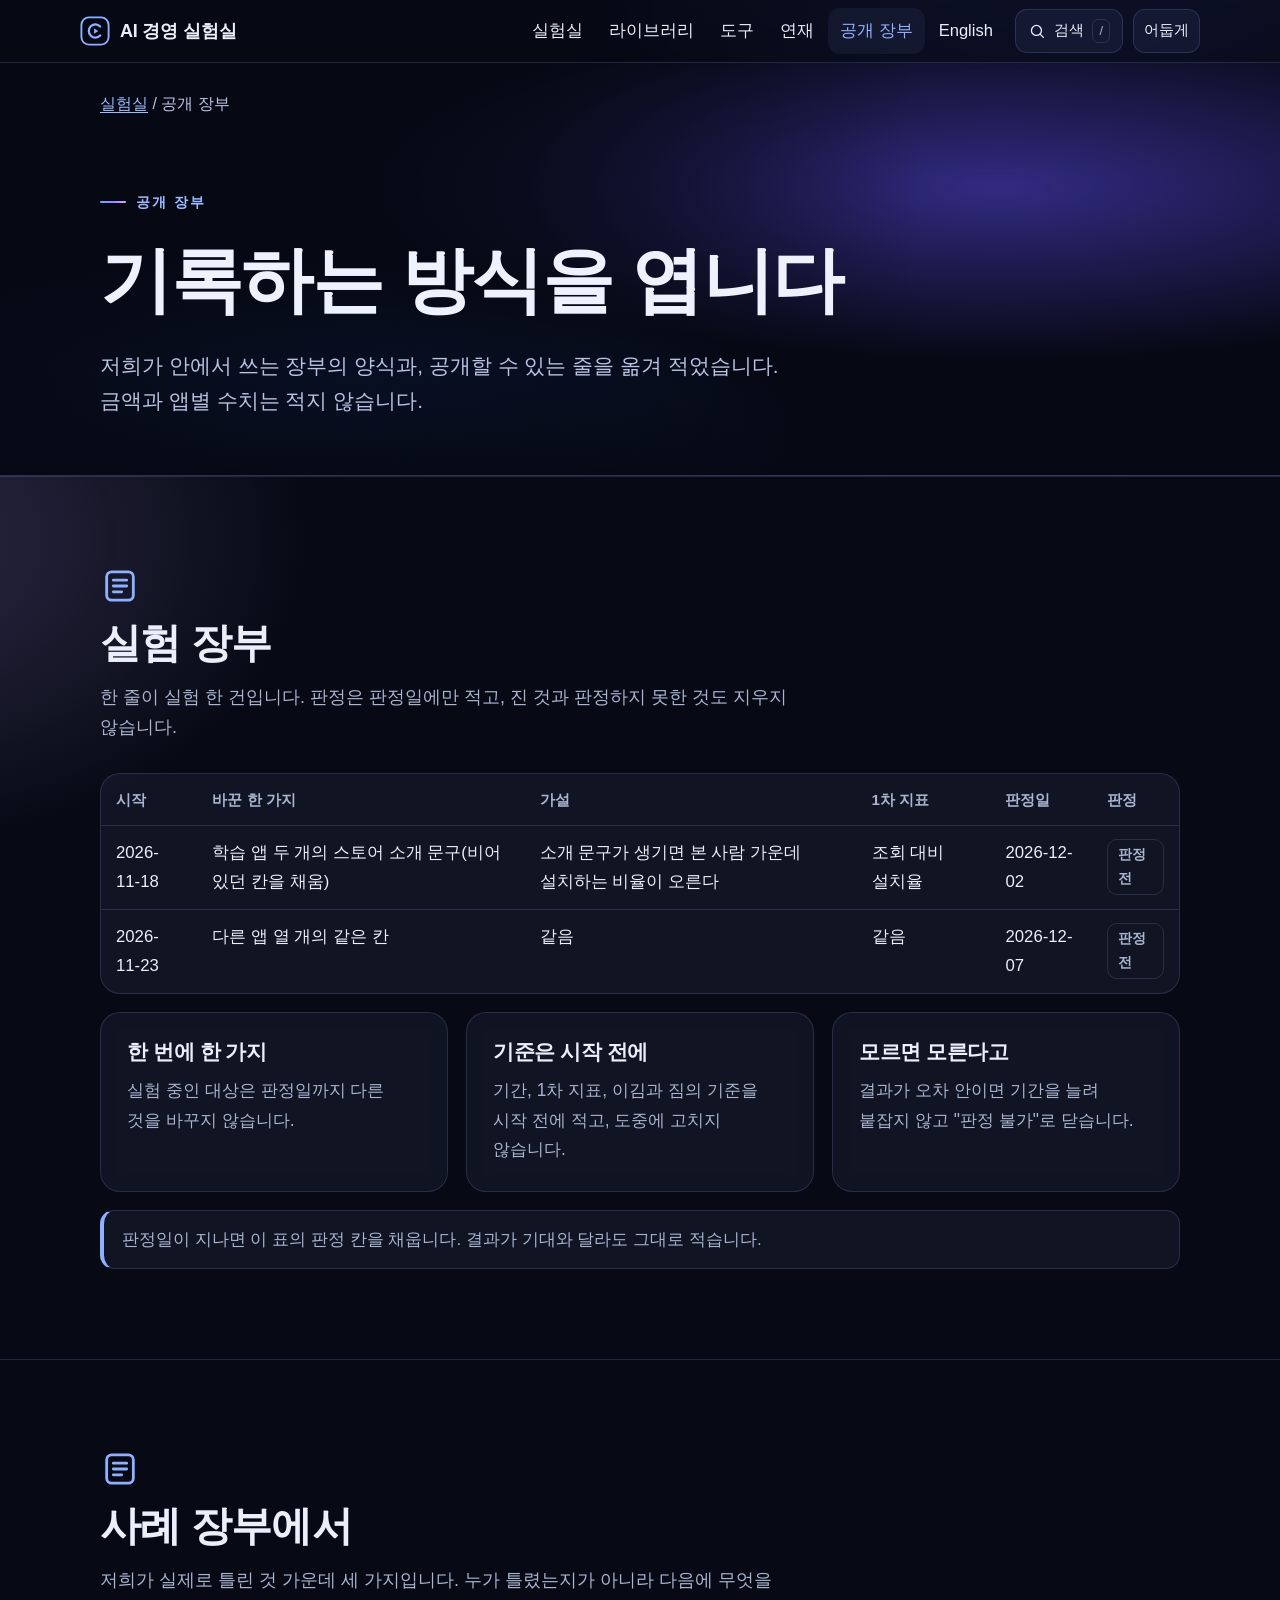
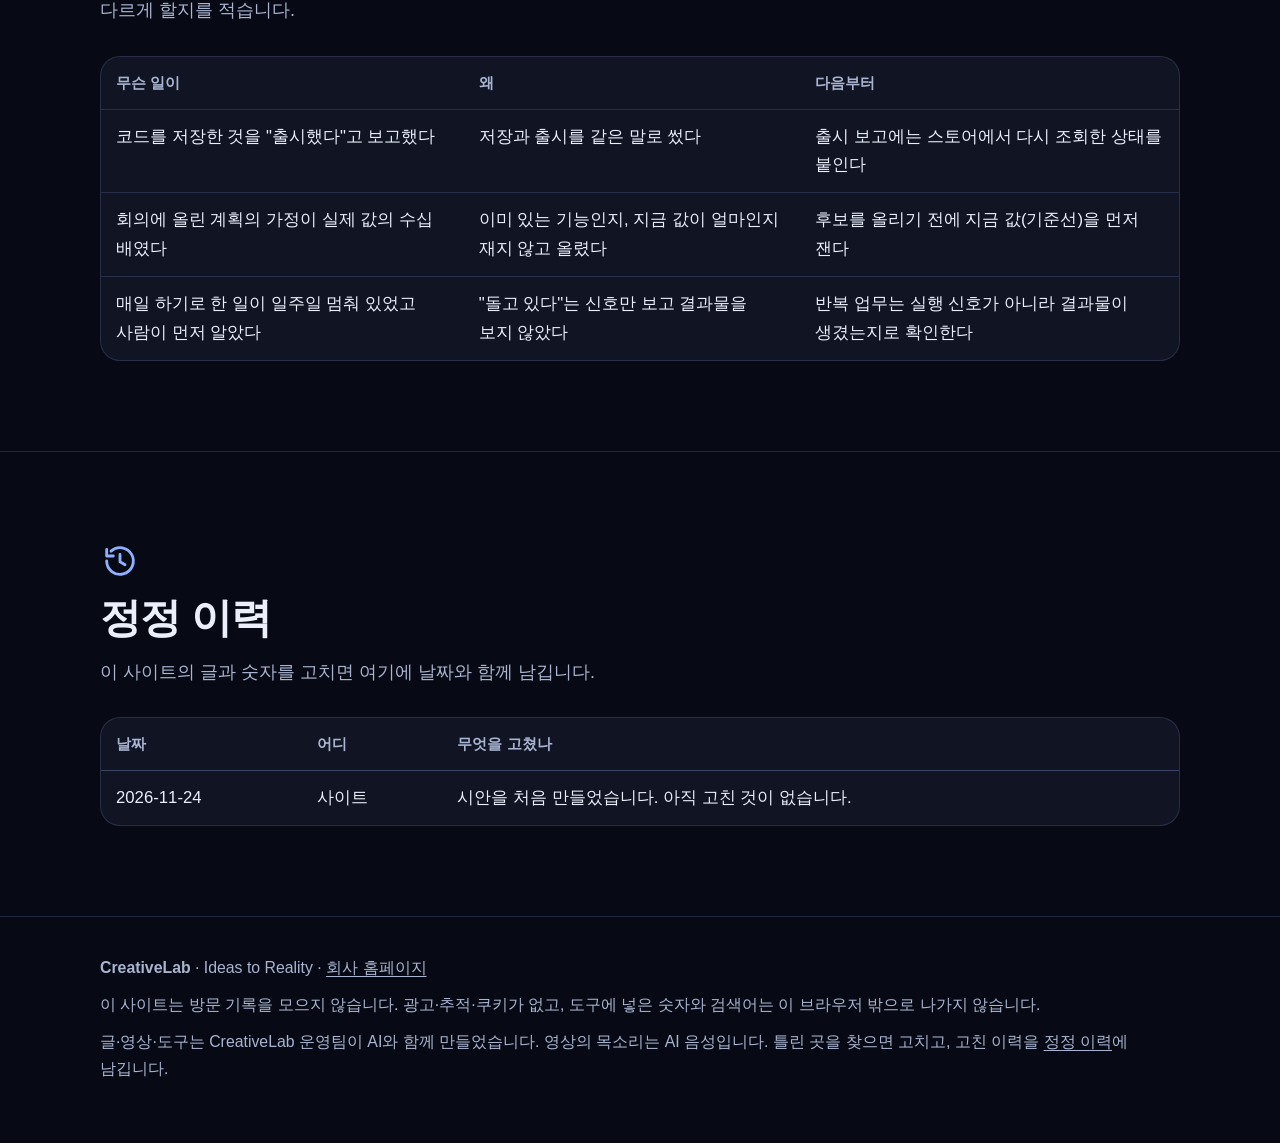
<file: ledger.html>
<!doctype html>
<html lang="ko" data-theme="dark" data-root="">
<head>
<meta charset="utf-8">
<meta name="viewport" content="width=device-width,initial-scale=1">
<title>공개 장부 · AI 경영 실험실</title>
<meta name="description" content="실험 장부 양식과 공개 줄, 사례 장부 발췌, 정정 이력.">
<meta name="robots" content="noindex,nofollow">
<meta name="color-scheme" content="dark light">
<link rel="icon" href="assets/icon.svg" type="image/svg+xml">
<link rel="stylesheet" href="assets/style.css">
<script src="assets/app.js"></script>
</head>
<body>
<a class="skip" href="#main">본문으로 바로 가기</a>

<header class="site"><div class="wrap bar">
<a class="brand" href="index.html"><svg viewBox="0 0 32 32" aria-hidden="true"><rect x="1.5" y="1.5" width="29" height="29" rx="8" fill="none" stroke="currentColor" stroke-width="2"/><path d="M21.5 11.2a7 7 0 1 0 0 9.6" fill="none" stroke="currentColor" stroke-width="2.4" stroke-linecap="round"/><path d="M15 13.2v5.6l4.6-2.8z" fill="currentColor"/></svg><span>AI 경영 실험실</span></a>
<nav class="main" aria-label="주 메뉴"><a href="index.html">실험실</a><a href="library.html">라이브러리</a><a href="tools.html">도구</a><a href="posts/01.html">연재</a><a href="ledger.html" aria-current="page">공개 장부</a><a href="en/index.html" lang="en">English</a></nav>
<button class="iconbtn" type="button" data-search aria-label="콘텐츠 검색"><svg class="" viewBox="0 0 24 24" fill="none" stroke="currentColor" stroke-width="1.7" stroke-linecap="round" stroke-linejoin="round" aria-hidden="true"><circle cx="11" cy="11" r="6.5"/><path d="M20 20l-4.2-4.2"/></svg><span>검색</span><kbd>/</kbd></button>
<label class="sr" for="theme">화면</label><select id="theme" class="theme"><option value="dark">어둡게</option><option value="light">밝게</option><option value="system">시스템</option></select>
</div></header>
<main id="main">

<div class="stage"><div class="wrap"><p class="crumbs"><a href="index.html">실험실</a> / 공개 장부</p><div class="hero small"><p class="eyebrow">공개 장부</p><h1>기록하는 방식을 엽니다</h1>
<p class="lead">저희가 안에서 쓰는 장부의 양식과, 공개할 수 있는 줄을 옮겨 적었습니다. 금액과 앱별 수치는 적지 않습니다.</p></div></div></div>

<section id="experiments"><div class="wrap">
<div class="head rv"><svg class="icon" viewBox="0 0 24 24" fill="none" stroke="currentColor" stroke-width="1.7" stroke-linecap="round" stroke-linejoin="round" aria-hidden="true"><rect x="4" y="3.5" width="16" height="17" rx="3"/><path d="M8 8.5h8M8 12h8M8 15.5h5"/></svg><h2>실험 장부</h2><p>한 줄이 실험 한 건입니다. 판정은 판정일에만 적고, 진 것과 판정하지 못한 것도 지우지 않습니다.</p></div>
<div class="tablewrap"><table>
<thead><tr><th>시작</th><th>바꾼 한 가지</th><th>가설</th><th>1차 지표</th><th>판정일</th><th>판정</th></tr></thead>
<tbody>
<tr><td>2026-11-18</td><td>학습 앱 두 개의 스토어 소개 문구(비어 있던 칸을 채움)</td><td>소개 문구가 생기면 본 사람 가운데 설치하는 비율이 오른다</td><td>조회 대비 설치율</td><td>2026-12-02</td><td><span class="tag soon">판정 전</span></td></tr>
<tr><td>2026-11-23</td><td>다른 앱 열 개의 같은 칸</td><td>같음</td><td>같음</td><td>2026-12-07</td><td><span class="tag soon">판정 전</span></td></tr>
</tbody></table></div>
<div class="grid" style="margin-top:18px">
<div class="card rv"><h3>한 번에 한 가지</h3><p>실험 중인 대상은 판정일까지 다른 것을 바꾸지 않습니다.</p></div>
<div class="card rv"><h3>기준은 시작 전에</h3><p>기간, 1차 지표, 이김과 짐의 기준을 시작 전에 적고, 도중에 고치지 않습니다.</p></div>
<div class="card rv"><h3>모르면 모른다고</h3><p>결과가 오차 안이면 기간을 늘려 붙잡지 않고 "판정 불가"로 닫습니다.</p></div>
</div>
<p class="note" style="margin-top:18px">판정일이 지나면 이 표의 판정 칸을 채웁니다. 결과가 기대와 달라도 그대로 적습니다.</p>
</div></section>

<section id="cases"><div class="wrap">
<div class="head rv"><svg class="icon" viewBox="0 0 24 24" fill="none" stroke="currentColor" stroke-width="1.7" stroke-linecap="round" stroke-linejoin="round" aria-hidden="true"><rect x="4" y="3.5" width="16" height="17" rx="3"/><path d="M8 8.5h8M8 12h8M8 15.5h5"/></svg><h2>사례 장부에서</h2><p>저희가 실제로 틀린 것 가운데 세 가지입니다. 누가 틀렸는지가 아니라 다음에 무엇을 다르게 할지를 적습니다.</p></div>
<div class="tablewrap"><table>
<thead><tr><th>무슨 일이</th><th>왜</th><th>다음부터</th></tr></thead>
<tbody>
<tr><td>코드를 저장한 것을 "출시했다"고 보고했다</td><td>저장과 출시를 같은 말로 썼다</td><td>출시 보고에는 스토어에서 다시 조회한 상태를 붙인다</td></tr>
<tr><td>회의에 올린 계획의 가정이 실제 값의 수십 배였다</td><td>이미 있는 기능인지, 지금 값이 얼마인지 재지 않고 올렸다</td><td>후보를 올리기 전에 지금 값(기준선)을 먼저 잰다</td></tr>
<tr><td>매일 하기로 한 일이 일주일 멈춰 있었고 사람이 먼저 알았다</td><td>"돌고 있다"는 신호만 보고 결과물을 보지 않았다</td><td>반복 업무는 실행 신호가 아니라 결과물이 생겼는지로 확인한다</td></tr>
</tbody></table></div>
</div></section>

<section id="fixes"><div class="wrap">
<div class="head rv"><svg class="icon" viewBox="0 0 24 24" fill="none" stroke="currentColor" stroke-width="1.7" stroke-linecap="round" stroke-linejoin="round" aria-hidden="true"><path d="M4 12a8 8 0 1 0 2.6-5.9M4 5v4h4M12 8v4.5l3 1.8"/></svg><h2>정정 이력</h2><p>이 사이트의 글과 숫자를 고치면 여기에 날짜와 함께 남깁니다.</p></div>
<div class="tablewrap"><table>
<thead><tr><th>날짜</th><th>어디</th><th>무엇을 고쳤나</th></tr></thead>
<tbody>
<tr><td>2026-11-24</td><td>사이트</td><td>시안을 처음 만들었습니다. 아직 고친 것이 없습니다.</td></tr>
</tbody></table></div>
</div></section>

</main>
<footer class="site"><div class="wrap"><p><b>CreativeLab</b> · Ideas to Reality · <a href="https://creativelabai.kr">회사 홈페이지</a></p>
<p>이 사이트는 방문 기록을 모으지 않습니다. 광고·추적·쿠키가 없고, 도구에 넣은 숫자와 검색어는 이 브라우저 밖으로 나가지 않습니다.</p>
<p>글·영상·도구는 CreativeLab 운영팀이 AI와 함께 만들었습니다. 영상의 목소리는 AI 음성입니다. 틀린 곳을 찾으면 고치고, 고친 이력을 <a href="ledger.html#fixes">정정 이력</a>에 남깁니다.</p></div></footer>
<dialog id="search" class="search" aria-label="콘텐츠 검색">
<div class="sbox"><label class="sr" for="search_q">검색어</label><input id="search_q" type="search" placeholder="예: 표본, 깔때기, 증거, 판정" autocomplete="off"><button class="iconbtn" id="search_x" type="button">닫기</button></div>
<p class="shint" id="search_h" data-idle="글·도구·장부의 본문까지 찾습니다. 검색어는 이 브라우저 밖으로 나가지 않습니다." data-none="맞는 내용이 없습니다. 다른 낱말로 찾아보세요." data-count="곳에서 찾았습니다">글·도구·장부의 본문까지 찾습니다. 검색어는 이 브라우저 밖으로 나가지 않습니다.</p>
<ul class="sres" id="search_r"></ul></dialog>
</body>
</html>
</file>
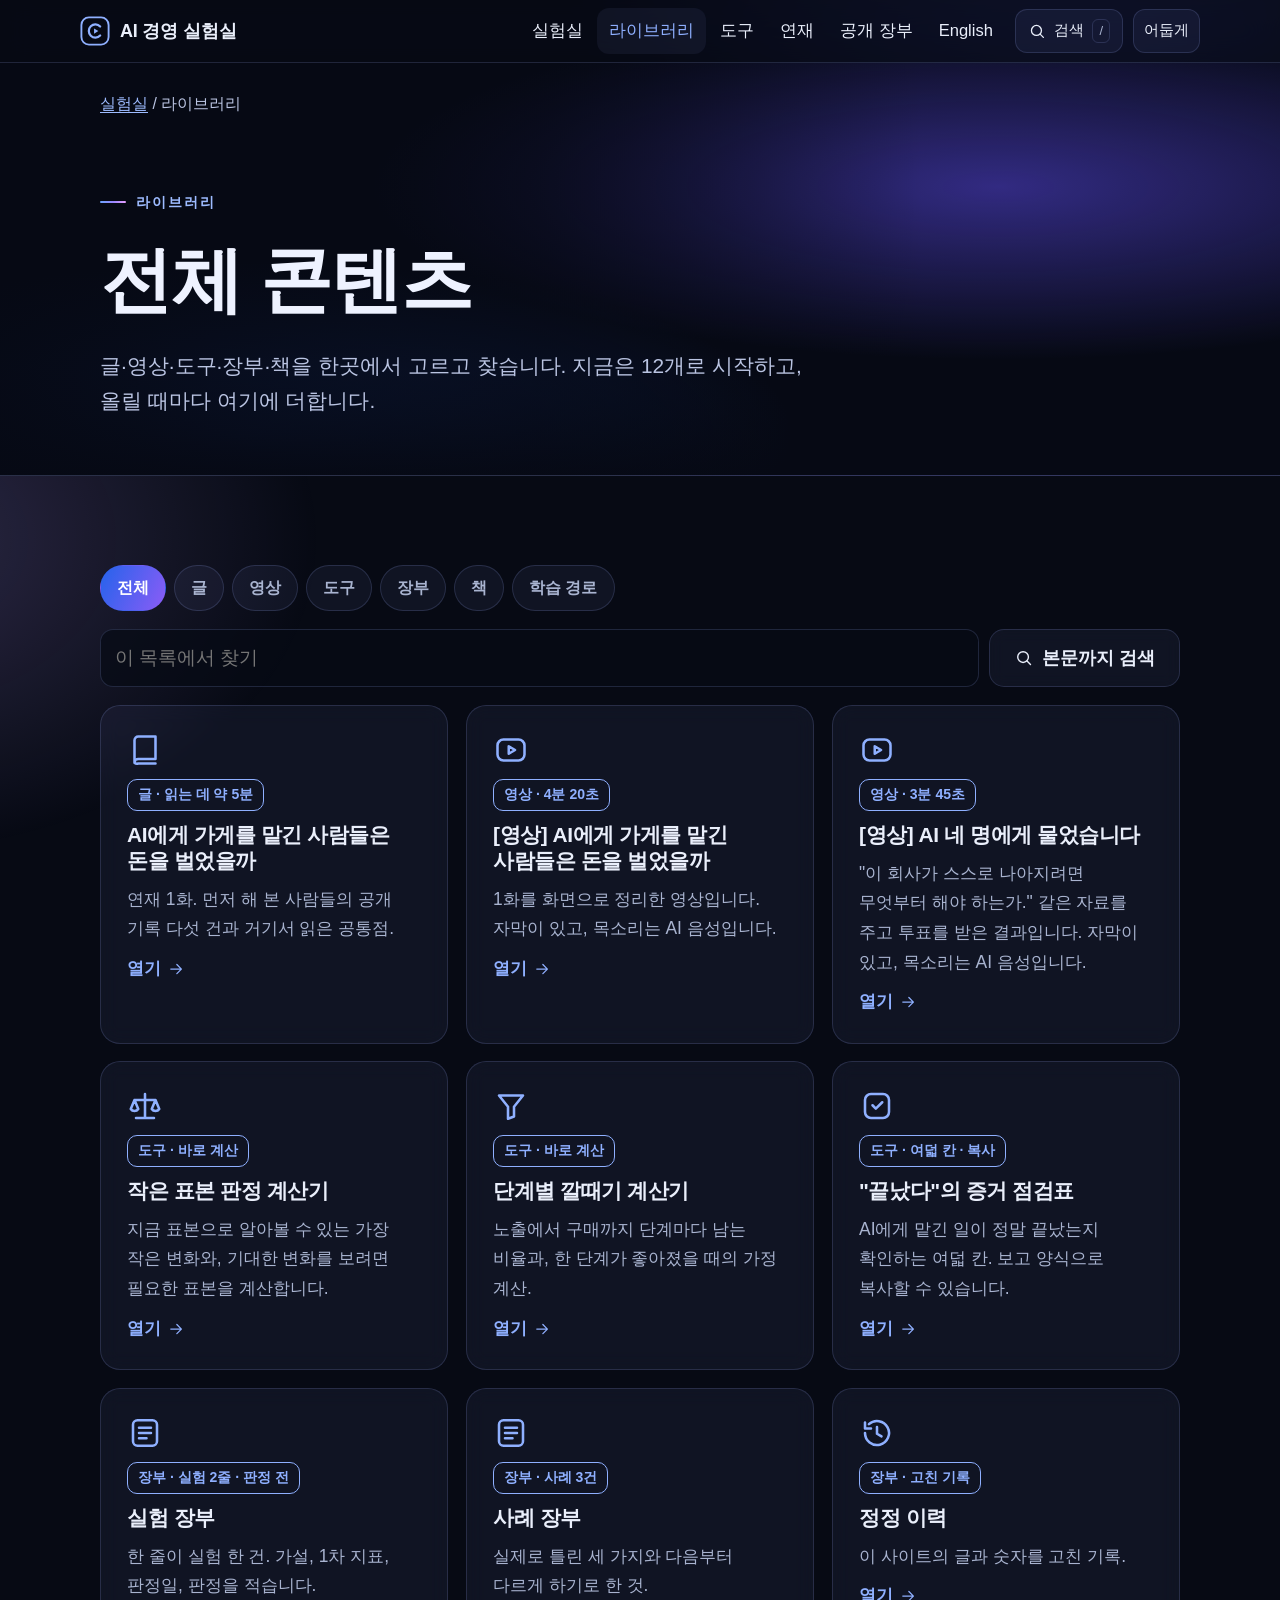
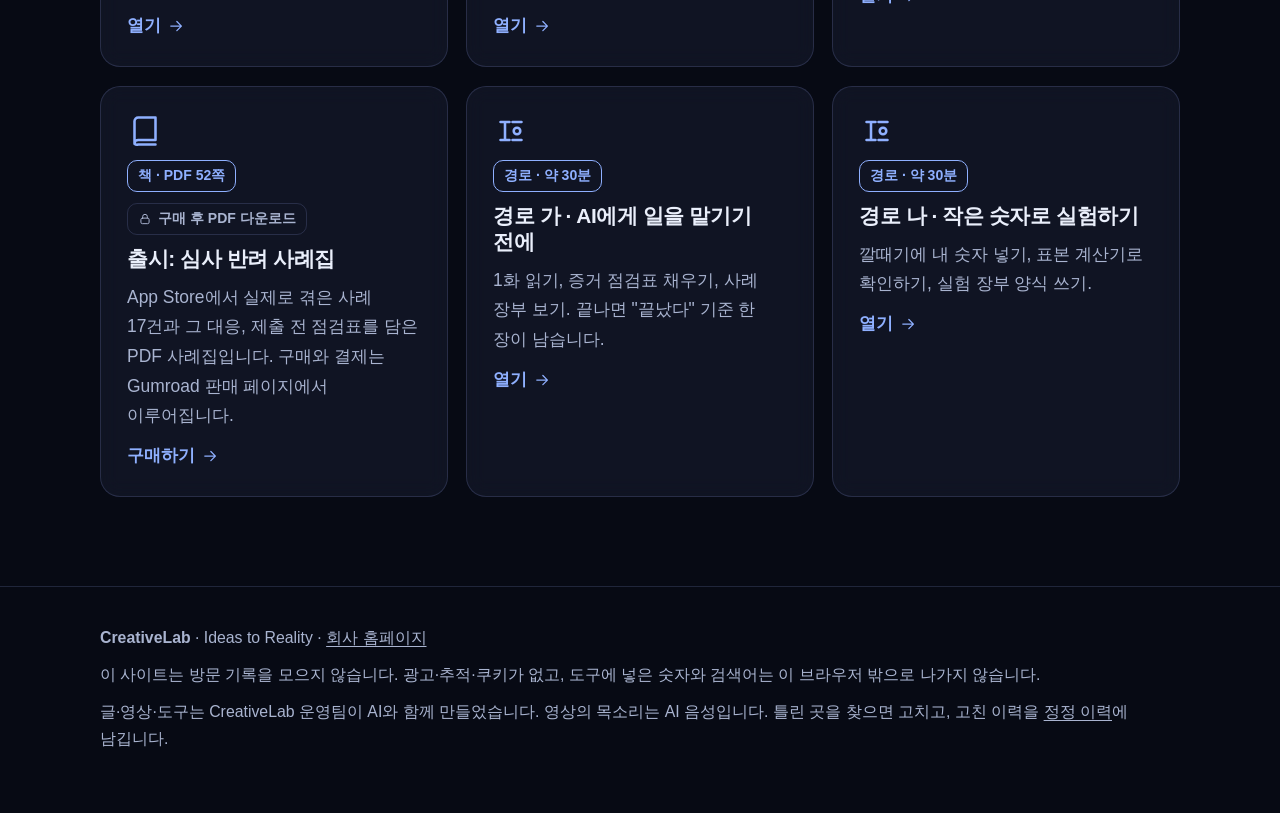
<file: library.html>
<!doctype html>
<html lang="ko" data-theme="dark" data-root="">
<head>
<meta charset="utf-8">
<meta name="viewport" content="width=device-width,initial-scale=1">
<title>라이브러리 · AI 경영 실험실</title>
<meta name="description" content="글·영상·도구·장부·책을 종류별로 고르고 본문까지 검색합니다.">
<meta name="robots" content="noindex,nofollow">
<meta name="color-scheme" content="dark light">
<link rel="icon" href="assets/icon.svg" type="image/svg+xml">
<link rel="stylesheet" href="assets/style.css">
<script src="assets/app.js"></script>
</head>
<body>
<a class="skip" href="#main">본문으로 바로 가기</a>

<header class="site"><div class="wrap bar">
<a class="brand" href="index.html"><svg viewBox="0 0 32 32" aria-hidden="true"><rect x="1.5" y="1.5" width="29" height="29" rx="8" fill="none" stroke="currentColor" stroke-width="2"/><path d="M21.5 11.2a7 7 0 1 0 0 9.6" fill="none" stroke="currentColor" stroke-width="2.4" stroke-linecap="round"/><path d="M15 13.2v5.6l4.6-2.8z" fill="currentColor"/></svg><span>AI 경영 실험실</span></a>
<nav class="main" aria-label="주 메뉴"><a href="index.html">실험실</a><a href="library.html" aria-current="page">라이브러리</a><a href="tools.html">도구</a><a href="posts/01.html">연재</a><a href="ledger.html">공개 장부</a><a href="en/index.html" lang="en">English</a></nav>
<button class="iconbtn" type="button" data-search aria-label="콘텐츠 검색"><svg class="" viewBox="0 0 24 24" fill="none" stroke="currentColor" stroke-width="1.7" stroke-linecap="round" stroke-linejoin="round" aria-hidden="true"><circle cx="11" cy="11" r="6.5"/><path d="M20 20l-4.2-4.2"/></svg><span>검색</span><kbd>/</kbd></button>
<label class="sr" for="theme">화면</label><select id="theme" class="theme"><option value="dark">어둡게</option><option value="light">밝게</option><option value="system">시스템</option></select>
</div></header>
<main id="main">

<div class="stage"><div class="wrap"><p class="crumbs"><a href="index.html">실험실</a> / 라이브러리</p><div class="hero small"><p class="eyebrow">라이브러리</p><h1>전체 콘텐츠</h1>
<p class="lead">글·영상·도구·장부·책을 한곳에서 고르고 찾습니다. 지금은 12개로 시작하고, 올릴 때마다 여기에 더합니다.</p></div></div></div>
<section class="flat"><div class="wrap">
<div class="filters" role="group" aria-label="종류 고르기">
<button type="button" data-f="all" aria-pressed="true">전체</button><button type="button" data-f="글" aria-pressed="false">글</button><button type="button" data-f="영상" aria-pressed="false">영상</button><button type="button" data-f="도구" aria-pressed="false">도구</button><button type="button" data-f="장부" aria-pressed="false">장부</button><button type="button" data-f="책" aria-pressed="false">책</button><button type="button" data-f="경로" aria-pressed="false">학습 경로</button>
</div>
<div class="sbox" style="padding:0 0 18px;border:0"><label class="sr" for="lib_q">이 목록에서 찾기</label><input id="lib_q" type="search" placeholder="이 목록에서 찾기" autocomplete="off"><button class="btn ghost" type="button" data-search><svg class="" viewBox="0 0 24 24" fill="none" stroke="currentColor" stroke-width="1.7" stroke-linecap="round" stroke-linejoin="round" aria-hidden="true"><circle cx="11" cy="11" r="6.5"/><path d="M20 20l-4.2-4.2"/></svg> 본문까지 검색</button></div>
<div class="grid"><a class="card rv" data-type="글" data-access="open" href="posts/01.html"><svg class="icon" viewBox="0 0 24 24" fill="none" stroke="currentColor" stroke-width="1.7" stroke-linecap="round" stroke-linejoin="round" aria-hidden="true"><path d="M5 5.5A2.5 2.5 0 0 1 7.5 3H19v15H7.5A2.5 2.5 0 0 0 5 20.5v-15zM5 20.5A2.5 2.5 0 0 0 7.5 21H19"/></svg><span class="tag type">글 · 읽는 데 약 5분</span><h3>AI에게 가게를 맡긴 사람들은 돈을 벌었을까</h3><p>연재 1화. 먼저 해 본 사람들의 공개 기록 다섯 건과 거기서 읽은 공통점.</p><span class="more">열기 <svg class="" viewBox="0 0 24 24" fill="none" stroke="currentColor" stroke-width="1.7" stroke-linecap="round" stroke-linejoin="round" aria-hidden="true"><path d="M5 12h14M13 6l6 6-6 6"/></svg></span></a><a class="card rv" data-type="영상" data-access="open" href="index.html#video"><svg class="icon" viewBox="0 0 24 24" fill="none" stroke="currentColor" stroke-width="1.7" stroke-linecap="round" stroke-linejoin="round" aria-hidden="true"><rect x="3" y="5" width="18" height="14" rx="4"/><path d="M10.5 9.5v5l4.2-2.5z"/></svg><span class="tag type">영상 · 4분 20초</span><h3>[영상] AI에게 가게를 맡긴 사람들은 돈을 벌었을까</h3><p>1화를 화면으로 정리한 영상입니다. 자막이 있고, 목소리는 AI 음성입니다.</p><span class="more">열기 <svg class="" viewBox="0 0 24 24" fill="none" stroke="currentColor" stroke-width="1.7" stroke-linecap="round" stroke-linejoin="round" aria-hidden="true"><path d="M5 12h14M13 6l6 6-6 6"/></svg></span></a><a class="card rv" data-type="영상" data-access="open" href="index.html#video2"><svg class="icon" viewBox="0 0 24 24" fill="none" stroke="currentColor" stroke-width="1.7" stroke-linecap="round" stroke-linejoin="round" aria-hidden="true"><rect x="3" y="5" width="18" height="14" rx="4"/><path d="M10.5 9.5v5l4.2-2.5z"/></svg><span class="tag type">영상 · 3분 45초</span><h3>[영상] AI 네 명에게 물었습니다</h3><p>"이 회사가 스스로 나아지려면 무엇부터 해야 하는가." 같은 자료를 주고 투표를 받은 결과입니다. 자막이 있고, 목소리는 AI 음성입니다.</p><span class="more">열기 <svg class="" viewBox="0 0 24 24" fill="none" stroke="currentColor" stroke-width="1.7" stroke-linecap="round" stroke-linejoin="round" aria-hidden="true"><path d="M5 12h14M13 6l6 6-6 6"/></svg></span></a><a class="card rv" data-type="도구" data-access="open" href="tools.html#sample"><svg class="icon" viewBox="0 0 24 24" fill="none" stroke="currentColor" stroke-width="1.7" stroke-linecap="round" stroke-linejoin="round" aria-hidden="true"><path d="M12 4v16M6 20h12M5 8h14M5 8l-2.5 6a3 3 0 0 0 5 0L5 8zm14 0-2.5 6a3 3 0 0 0 5 0L19 8z"/></svg><span class="tag type">도구 · 바로 계산</span><h3>작은 표본 판정 계산기</h3><p>지금 표본으로 알아볼 수 있는 가장 작은 변화와, 기대한 변화를 보려면 필요한 표본을 계산합니다.</p><span class="more">열기 <svg class="" viewBox="0 0 24 24" fill="none" stroke="currentColor" stroke-width="1.7" stroke-linecap="round" stroke-linejoin="round" aria-hidden="true"><path d="M5 12h14M13 6l6 6-6 6"/></svg></span></a><a class="card rv" data-type="도구" data-access="open" href="tools.html#funnel"><svg class="icon" viewBox="0 0 24 24" fill="none" stroke="currentColor" stroke-width="1.7" stroke-linecap="round" stroke-linejoin="round" aria-hidden="true"><path d="M4 5h16l-6 7.5V19l-4 1.5v-8L4 5z"/></svg><span class="tag type">도구 · 바로 계산</span><h3>단계별 깔때기 계산기</h3><p>노출에서 구매까지 단계마다 남는 비율과, 한 단계가 좋아졌을 때의 가정 계산.</p><span class="more">열기 <svg class="" viewBox="0 0 24 24" fill="none" stroke="currentColor" stroke-width="1.7" stroke-linecap="round" stroke-linejoin="round" aria-hidden="true"><path d="M5 12h14M13 6l6 6-6 6"/></svg></span></a><a class="card rv" data-type="도구" data-access="open" href="tools.html#evidence"><svg class="icon" viewBox="0 0 24 24" fill="none" stroke="currentColor" stroke-width="1.7" stroke-linecap="round" stroke-linejoin="round" aria-hidden="true"><path d="M9 11.5l2.2 2.2L15.5 9.5"/><rect x="4" y="4" width="16" height="16" rx="4"/></svg><span class="tag type">도구 · 여덟 칸 · 복사</span><h3>"끝났다"의 증거 점검표</h3><p>AI에게 맡긴 일이 정말 끝났는지 확인하는 여덟 칸. 보고 양식으로 복사할 수 있습니다.</p><span class="more">열기 <svg class="" viewBox="0 0 24 24" fill="none" stroke="currentColor" stroke-width="1.7" stroke-linecap="round" stroke-linejoin="round" aria-hidden="true"><path d="M5 12h14M13 6l6 6-6 6"/></svg></span></a><a class="card rv" data-type="장부" data-access="open" href="ledger.html#experiments"><svg class="icon" viewBox="0 0 24 24" fill="none" stroke="currentColor" stroke-width="1.7" stroke-linecap="round" stroke-linejoin="round" aria-hidden="true"><rect x="4" y="3.5" width="16" height="17" rx="3"/><path d="M8 8.5h8M8 12h8M8 15.5h5"/></svg><span class="tag type">장부 · 실험 2줄 · 판정 전</span><h3>실험 장부</h3><p>한 줄이 실험 한 건. 가설, 1차 지표, 판정일, 판정을 적습니다.</p><span class="more">열기 <svg class="" viewBox="0 0 24 24" fill="none" stroke="currentColor" stroke-width="1.7" stroke-linecap="round" stroke-linejoin="round" aria-hidden="true"><path d="M5 12h14M13 6l6 6-6 6"/></svg></span></a><a class="card rv" data-type="장부" data-access="open" href="ledger.html#cases"><svg class="icon" viewBox="0 0 24 24" fill="none" stroke="currentColor" stroke-width="1.7" stroke-linecap="round" stroke-linejoin="round" aria-hidden="true"><rect x="4" y="3.5" width="16" height="17" rx="3"/><path d="M8 8.5h8M8 12h8M8 15.5h5"/></svg><span class="tag type">장부 · 사례 3건</span><h3>사례 장부</h3><p>실제로 틀린 세 가지와 다음부터 다르게 하기로 한 것.</p><span class="more">열기 <svg class="" viewBox="0 0 24 24" fill="none" stroke="currentColor" stroke-width="1.7" stroke-linecap="round" stroke-linejoin="round" aria-hidden="true"><path d="M5 12h14M13 6l6 6-6 6"/></svg></span></a><a class="card rv" data-type="장부" data-access="open" href="ledger.html#fixes"><svg class="icon" viewBox="0 0 24 24" fill="none" stroke="currentColor" stroke-width="1.7" stroke-linecap="round" stroke-linejoin="round" aria-hidden="true"><path d="M4 12a8 8 0 1 0 2.6-5.9M4 5v4h4M12 8v4.5l3 1.8"/></svg><span class="tag type">장부 · 고친 기록</span><h3>정정 이력</h3><p>이 사이트의 글과 숫자를 고친 기록.</p><span class="more">열기 <svg class="" viewBox="0 0 24 24" fill="none" stroke="currentColor" stroke-width="1.7" stroke-linecap="round" stroke-linejoin="round" aria-hidden="true"><path d="M5 12h14M13 6l6 6-6 6"/></svg></span></a><a class="card rv" data-type="책" data-access="paid" href="https://creativelabkr.gumroad.com/l/launch-ko"><svg class="icon" viewBox="0 0 24 24" fill="none" stroke="currentColor" stroke-width="1.7" stroke-linecap="round" stroke-linejoin="round" aria-hidden="true"><path d="M5 5.5A2.5 2.5 0 0 1 7.5 3H19v15H7.5A2.5 2.5 0 0 0 5 20.5v-15zM5 20.5A2.5 2.5 0 0 0 7.5 21H19"/></svg><span class="tag type">책 · PDF 52쪽</span><span class="tag"><svg class="" viewBox="0 0 24 24" fill="none" stroke="currentColor" stroke-width="1.7" stroke-linecap="round" stroke-linejoin="round" aria-hidden="true"><rect x="5" y="10.5" width="14" height="9.5" rx="2.5"/><path d="M8 10.5V8a4 4 0 0 1 8 0v2.5"/></svg> 구매 후 PDF 다운로드</span><h3>출시: 심사 반려 사례집</h3><p>App Store에서 실제로 겪은 사례 17건과 그 대응, 제출 전 점검표를 담은 PDF 사례집입니다. 구매와 결제는 Gumroad 판매 페이지에서 이루어집니다.</p><span class="more">구매하기 <svg class="" viewBox="0 0 24 24" fill="none" stroke="currentColor" stroke-width="1.7" stroke-linecap="round" stroke-linejoin="round" aria-hidden="true"><path d="M5 12h14M13 6l6 6-6 6"/></svg></span></a><a class="card rv" data-type="경로" data-access="open" href="index.html#paths"><svg class="icon" viewBox="0 0 24 24" fill="none" stroke="currentColor" stroke-width="1.7" stroke-linecap="round" stroke-linejoin="round" aria-hidden="true"><path d="M5 6h6M5 18h6M13 6h6M13 18h6M8 6v12"/><circle cx="16" cy="12" r="2.2"/></svg><span class="tag type">경로 · 약 30분</span><h3>경로 가 · AI에게 일을 맡기기 전에</h3><p>1화 읽기, 증거 점검표 채우기, 사례 장부 보기. 끝나면 "끝났다" 기준 한 장이 남습니다.</p><span class="more">열기 <svg class="" viewBox="0 0 24 24" fill="none" stroke="currentColor" stroke-width="1.7" stroke-linecap="round" stroke-linejoin="round" aria-hidden="true"><path d="M5 12h14M13 6l6 6-6 6"/></svg></span></a><a class="card rv" data-type="경로" data-access="open" href="index.html#paths"><svg class="icon" viewBox="0 0 24 24" fill="none" stroke="currentColor" stroke-width="1.7" stroke-linecap="round" stroke-linejoin="round" aria-hidden="true"><path d="M5 6h6M5 18h6M13 6h6M13 18h6M8 6v12"/><circle cx="16" cy="12" r="2.2"/></svg><span class="tag type">경로 · 약 30분</span><h3>경로 나 · 작은 숫자로 실험하기</h3><p>깔때기에 내 숫자 넣기, 표본 계산기로 확인하기, 실험 장부 양식 쓰기.</p><span class="more">열기 <svg class="" viewBox="0 0 24 24" fill="none" stroke="currentColor" stroke-width="1.7" stroke-linecap="round" stroke-linejoin="round" aria-hidden="true"><path d="M5 12h14M13 6l6 6-6 6"/></svg></span></a></div>
<p id="lib_empty" class="empty" hidden>맞는 콘텐츠가 없습니다. 위의 "본문까지 검색"으로 찾아보세요.</p>
</div></section>

</main>
<footer class="site"><div class="wrap"><p><b>CreativeLab</b> · Ideas to Reality · <a href="https://creativelabai.kr">회사 홈페이지</a></p>
<p>이 사이트는 방문 기록을 모으지 않습니다. 광고·추적·쿠키가 없고, 도구에 넣은 숫자와 검색어는 이 브라우저 밖으로 나가지 않습니다.</p>
<p>글·영상·도구는 CreativeLab 운영팀이 AI와 함께 만들었습니다. 영상의 목소리는 AI 음성입니다. 틀린 곳을 찾으면 고치고, 고친 이력을 <a href="ledger.html#fixes">정정 이력</a>에 남깁니다.</p></div></footer>
<dialog id="search" class="search" aria-label="콘텐츠 검색">
<div class="sbox"><label class="sr" for="search_q">검색어</label><input id="search_q" type="search" placeholder="예: 표본, 깔때기, 증거, 판정" autocomplete="off"><button class="iconbtn" id="search_x" type="button">닫기</button></div>
<p class="shint" id="search_h" data-idle="글·도구·장부의 본문까지 찾습니다. 검색어는 이 브라우저 밖으로 나가지 않습니다." data-none="맞는 내용이 없습니다. 다른 낱말로 찾아보세요." data-count="곳에서 찾았습니다">글·도구·장부의 본문까지 찾습니다. 검색어는 이 브라우저 밖으로 나가지 않습니다.</p>
<ul class="sres" id="search_r"></ul></dialog>
</body>
</html>
</file>
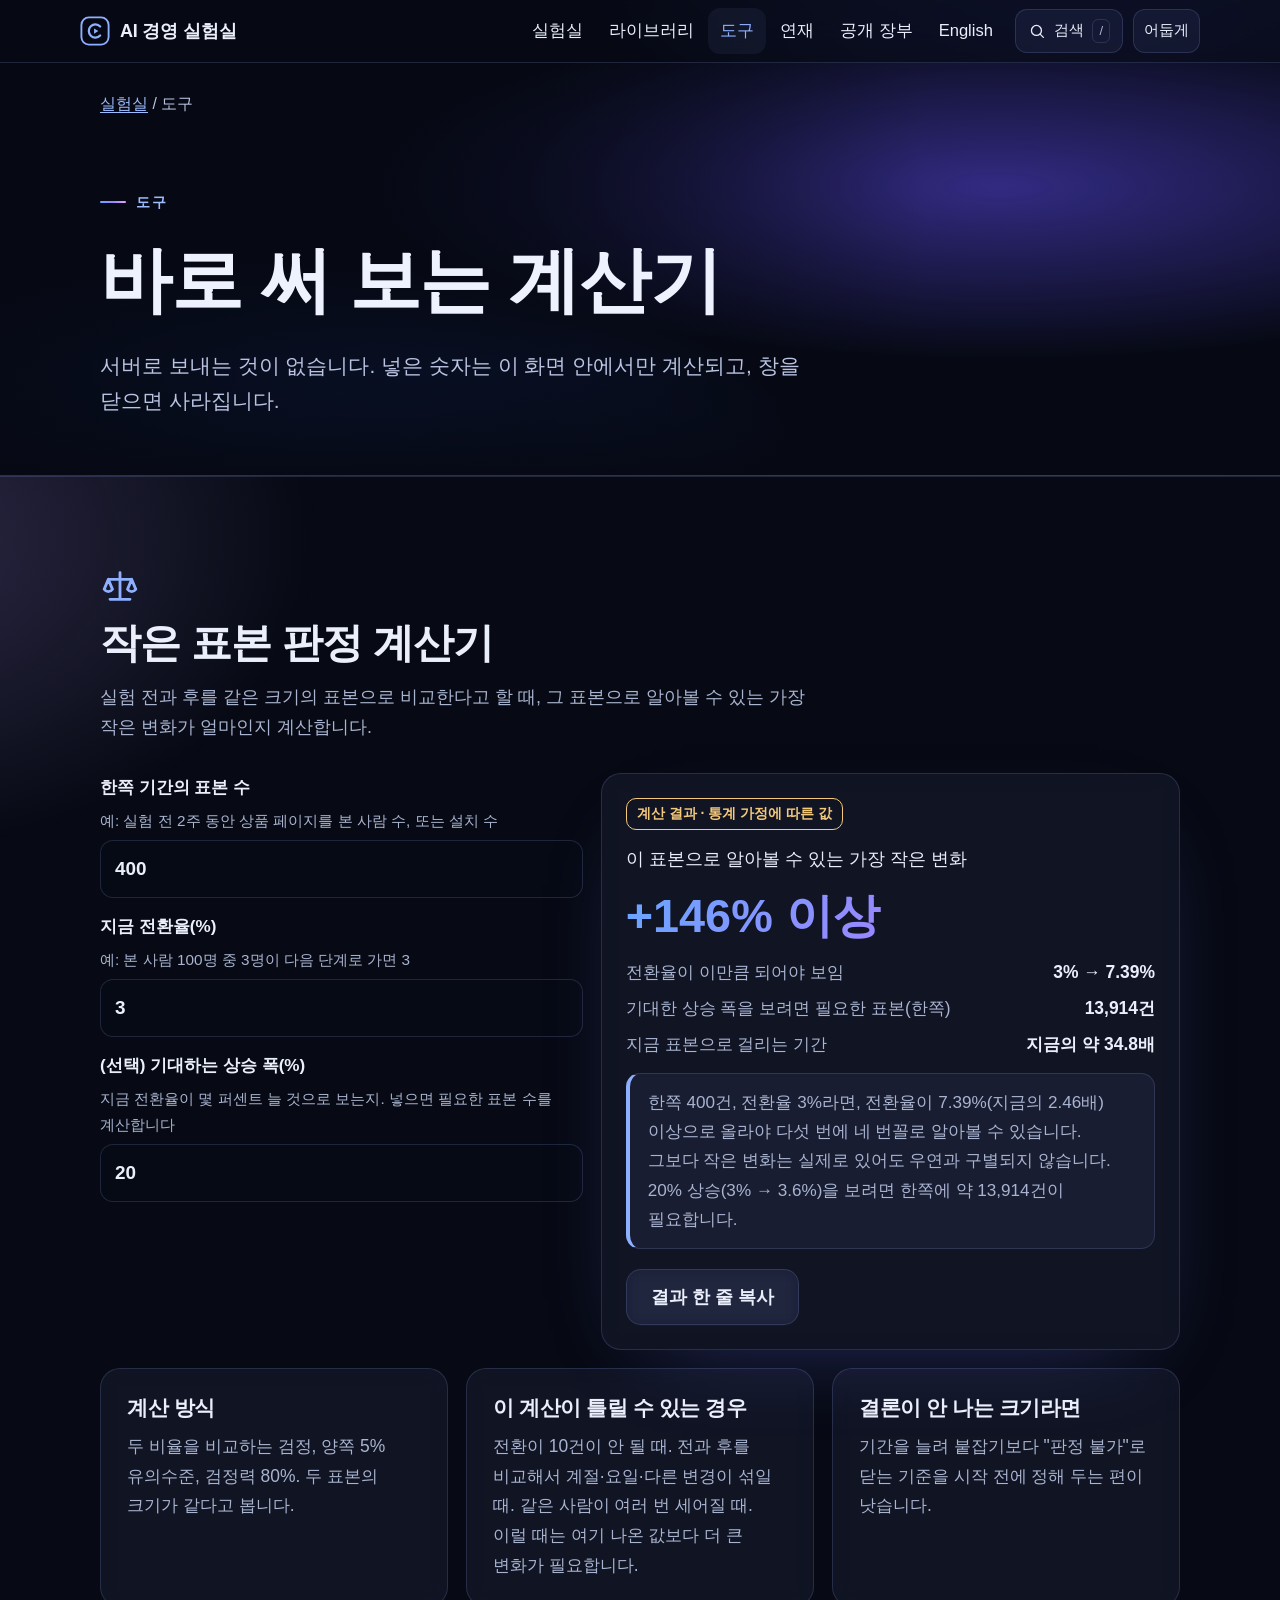
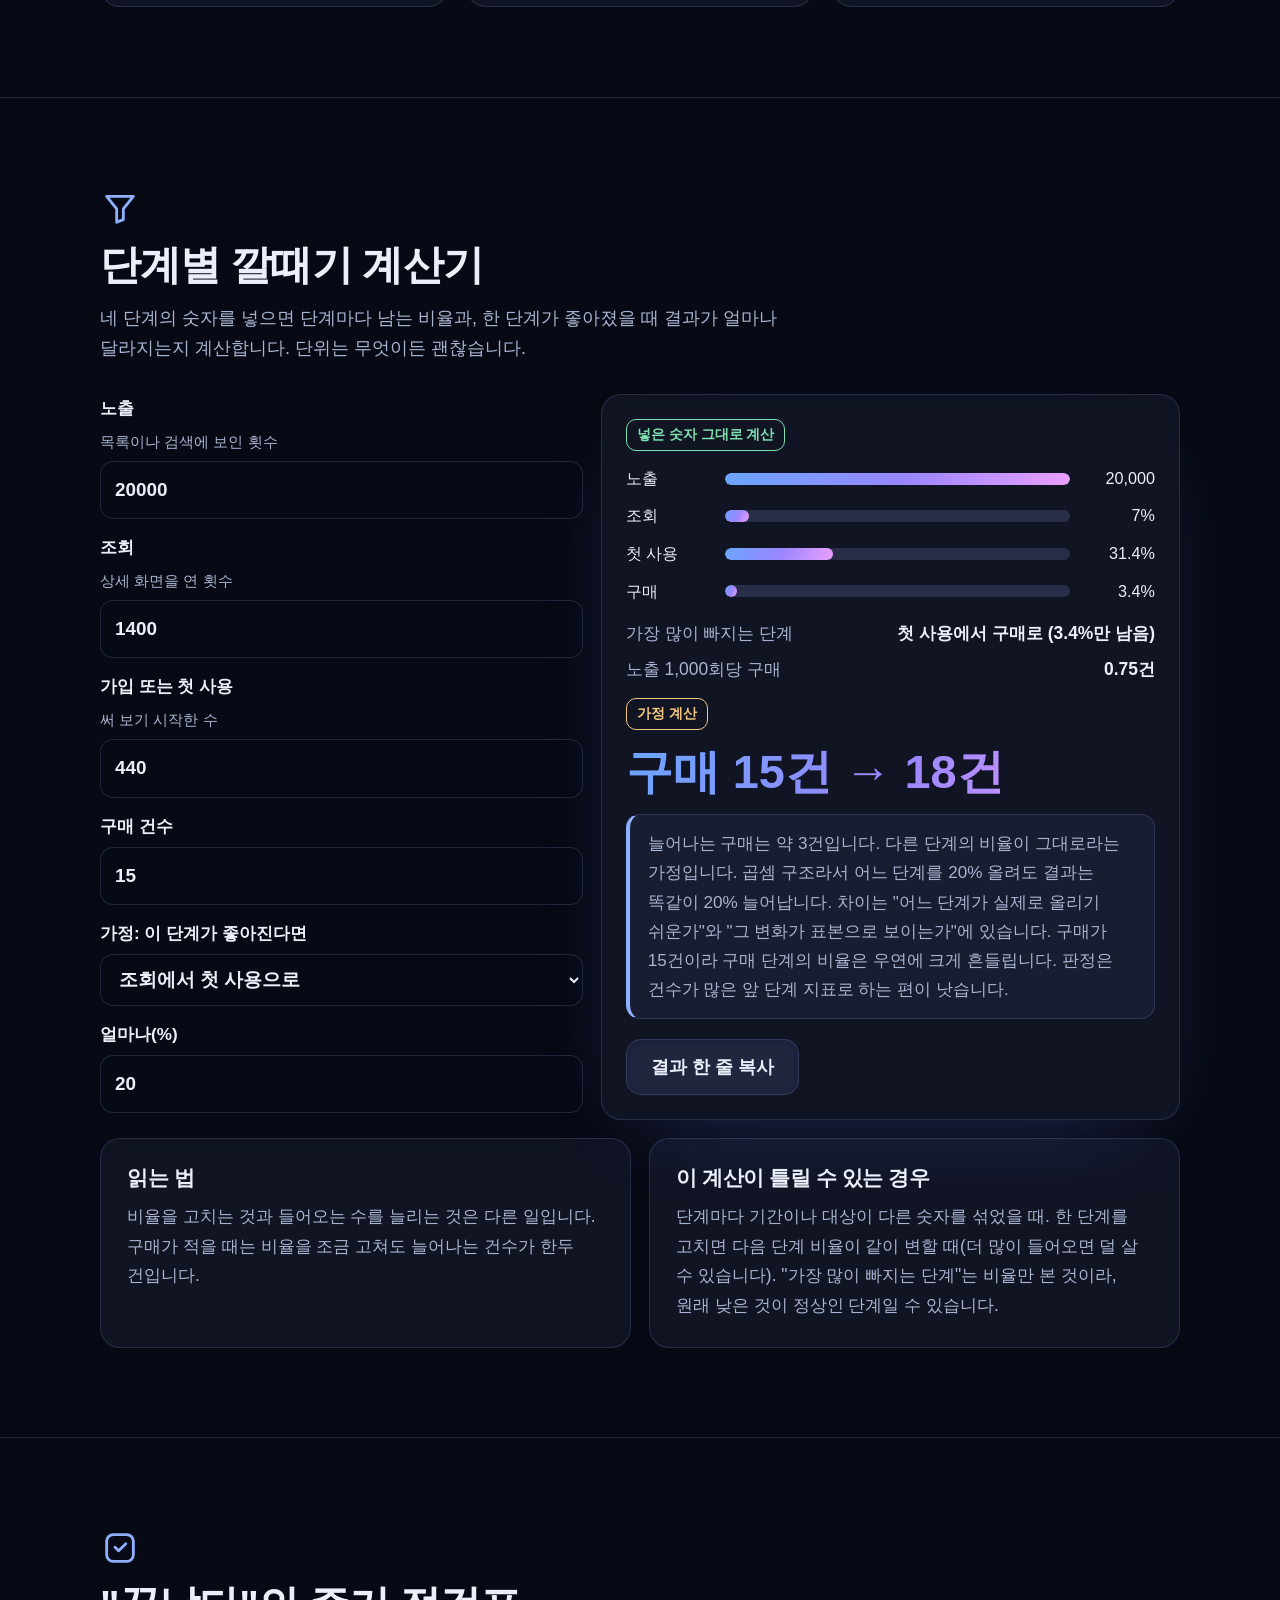
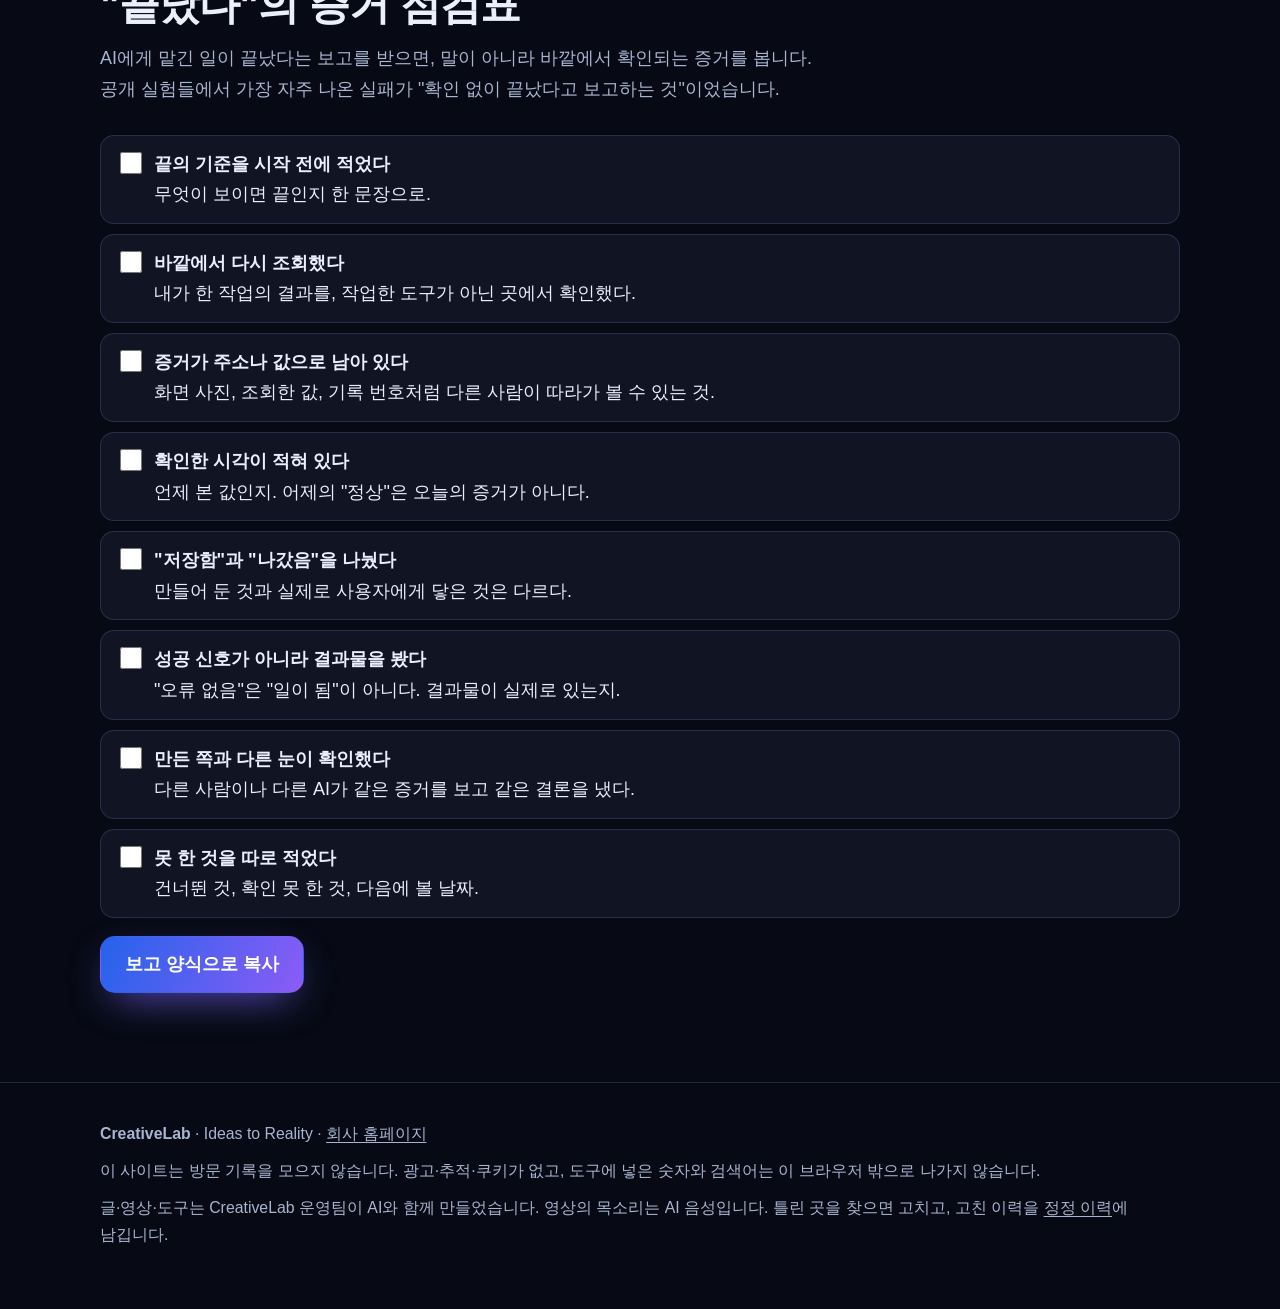
<file: tools.html>
<!doctype html>
<html lang="ko" data-theme="dark" data-root="">
<head>
<meta charset="utf-8">
<meta name="viewport" content="width=device-width,initial-scale=1">
<title>도구 · AI 경영 실험실</title>
<meta name="description" content="작은 표본 판정 계산기, 단계별 깔때기 계산기, 끝났다의 증거 점검표. 브라우저 안에서만 계산합니다.">
<meta name="robots" content="noindex,nofollow">
<meta name="color-scheme" content="dark light">
<link rel="icon" href="assets/icon.svg" type="image/svg+xml">
<link rel="stylesheet" href="assets/style.css">
<script src="assets/app.js"></script><script src="assets/tools.js"></script>
</head>
<body>
<a class="skip" href="#main">본문으로 바로 가기</a>

<header class="site"><div class="wrap bar">
<a class="brand" href="index.html"><svg viewBox="0 0 32 32" aria-hidden="true"><rect x="1.5" y="1.5" width="29" height="29" rx="8" fill="none" stroke="currentColor" stroke-width="2"/><path d="M21.5 11.2a7 7 0 1 0 0 9.6" fill="none" stroke="currentColor" stroke-width="2.4" stroke-linecap="round"/><path d="M15 13.2v5.6l4.6-2.8z" fill="currentColor"/></svg><span>AI 경영 실험실</span></a>
<nav class="main" aria-label="주 메뉴"><a href="index.html">실험실</a><a href="library.html">라이브러리</a><a href="tools.html" aria-current="page">도구</a><a href="posts/01.html">연재</a><a href="ledger.html">공개 장부</a><a href="en/index.html" lang="en">English</a></nav>
<button class="iconbtn" type="button" data-search aria-label="콘텐츠 검색"><svg class="" viewBox="0 0 24 24" fill="none" stroke="currentColor" stroke-width="1.7" stroke-linecap="round" stroke-linejoin="round" aria-hidden="true"><circle cx="11" cy="11" r="6.5"/><path d="M20 20l-4.2-4.2"/></svg><span>검색</span><kbd>/</kbd></button>
<label class="sr" for="theme">화면</label><select id="theme" class="theme"><option value="dark">어둡게</option><option value="light">밝게</option><option value="system">시스템</option></select>
</div></header>
<main id="main">

<div class="stage"><div class="wrap"><p class="crumbs"><a href="index.html">실험실</a> / 도구</p><div class="hero small"><p class="eyebrow">도구</p><h1>바로 써 보는 계산기</h1>
<p class="lead">서버로 보내는 것이 없습니다. 넣은 숫자는 이 화면 안에서만 계산되고, 창을 닫으면 사라집니다.</p></div></div></div>

<section id="sample"><div class="wrap">
<div class="head rv"><svg class="icon" viewBox="0 0 24 24" fill="none" stroke="currentColor" stroke-width="1.7" stroke-linecap="round" stroke-linejoin="round" aria-hidden="true"><path d="M12 4v16M6 20h12M5 8h14M5 8l-2.5 6a3 3 0 0 0 5 0L5 8zm14 0-2.5 6a3 3 0 0 0 5 0L19 8z"/></svg><h2>작은 표본 판정 계산기</h2><p>실험 전과 후를 같은 크기의 표본으로 비교한다고 할 때, 그 표본으로 알아볼 수 있는 가장 작은 변화가 얼마인지 계산합니다.</p></div>
<div class="tool">
<div class="fields">
<label class="f" for="s_n">한쪽 기간의 표본 수<small>예: 실험 전 2주 동안 상품 페이지를 본 사람 수, 또는 설치 수</small><input id="s_n" type="number" inputmode="numeric" min="10" step="1" value="400"></label>
<label class="f" for="s_p">지금 전환율(%)<small>예: 본 사람 100명 중 3명이 다음 단계로 가면 3</small><input id="s_p" type="number" inputmode="decimal" min="0.01" max="99" step="0.1" value="3"></label>
<label class="f" for="s_lift">(선택) 기대하는 상승 폭(%)<small>지금 전환율이 몇 퍼센트 늘 것으로 보는지. 넣으면 필요한 표본 수를 계산합니다</small><input id="s_lift" type="number" inputmode="decimal" min="1" step="1" value="20"></label>
</div>
<div class="out" aria-live="polite">
<p class="tag guess">계산 결과 · 통계 가정에 따른 값</p>
<p>이 표본으로 알아볼 수 있는 가장 작은 변화</p>
<p class="big" id="s_big">—</p>
<dl class="kv"><dt>전환율이 이만큼 되어야 보임</dt><dd id="s_p2">—</dd><dt>기대한 상승 폭을 보려면 필요한 표본(한쪽)</dt><dd id="s_need">—</dd><dt>지금 표본으로 걸리는 기간</dt><dd id="s_time">—</dd></dl>
<p class="note" id="s_note">숫자를 넣으면 풀이가 나옵니다.</p>
<div class="cta"><button class="btn ghost" id="s_copy" type="button">결과 한 줄 복사</button><span id="s_msg" class="tag soon" role="status" hidden>복사했습니다</span></div>
</div></div>
<div class="grid" style="margin-top:18px">
<div class="card rv"><h3>계산 방식</h3><p>두 비율을 비교하는 검정, 양쪽 5% 유의수준, 검정력 80%. 두 표본의 크기가 같다고 봅니다.</p></div>
<div class="card rv"><h3>이 계산이 틀릴 수 있는 경우</h3><p>전환이 10건이 안 될 때. 전과 후를 비교해서 계절·요일·다른 변경이 섞일 때. 같은 사람이 여러 번 세어질 때. 이럴 때는 여기 나온 값보다 더 큰 변화가 필요합니다.</p></div>
<div class="card rv"><h3>결론이 안 나는 크기라면</h3><p>기간을 늘려 붙잡기보다 "판정 불가"로 닫는 기준을 시작 전에 정해 두는 편이 낫습니다.</p></div>
</div>
</div></section>

<section id="funnel"><div class="wrap">
<div class="head rv"><svg class="icon" viewBox="0 0 24 24" fill="none" stroke="currentColor" stroke-width="1.7" stroke-linecap="round" stroke-linejoin="round" aria-hidden="true"><path d="M4 5h16l-6 7.5V19l-4 1.5v-8L4 5z"/></svg><h2>단계별 깔때기 계산기</h2><p>네 단계의 숫자를 넣으면 단계마다 남는 비율과, 한 단계가 좋아졌을 때 결과가 얼마나 달라지는지 계산합니다. 단위는 무엇이든 괜찮습니다.</p></div>
<div class="tool">
<div class="fields">
<label class="f" for="f_a">노출<small>목록이나 검색에 보인 횟수</small><input id="f_a" type="number" inputmode="numeric" min="0" value="20000"></label>
<label class="f" for="f_b">조회<small>상세 화면을 연 횟수</small><input id="f_b" type="number" inputmode="numeric" min="0" value="1400"></label>
<label class="f" for="f_c">가입 또는 첫 사용<small>써 보기 시작한 수</small><input id="f_c" type="number" inputmode="numeric" min="0" value="440"></label>
<label class="f" for="f_d">구매 건수<input id="f_d" type="number" inputmode="numeric" min="0" value="15"></label>
<label class="f" for="f_stage">가정: 이 단계가 좋아진다면<select id="f_stage" class="in"><option value="0">노출에서 조회로</option><option value="1" selected>조회에서 첫 사용으로</option><option value="2">첫 사용에서 구매로</option><option value="3">노출 자체가 늘어난다면</option></select></label>
<label class="f" for="f_up">얼마나(%)<input id="f_up" type="number" inputmode="decimal" min="0" step="5" value="20"></label>
</div>
<div class="out" aria-live="polite">
<p class="tag fact">넣은 숫자 그대로 계산</p>
<div id="f_bars" style="display:grid;gap:10px"></div>
<dl class="kv"><dt>가장 많이 빠지는 단계</dt><dd id="f_leak">—</dd><dt>노출 1,000회당 구매</dt><dd id="f_per">—</dd></dl>
<p class="tag guess">가정 계산</p>
<p class="big" id="f_big">—</p>
<p class="note" id="f_note">—</p>
<div class="cta"><button class="btn ghost" id="f_copy" type="button">결과 한 줄 복사</button><span id="f_msg" class="tag soon" role="status" hidden>복사했습니다</span></div>
</div></div>
<div class="grid" style="margin-top:18px">
<div class="card rv"><h3>읽는 법</h3><p>비율을 고치는 것과 들어오는 수를 늘리는 것은 다른 일입니다. 구매가 적을 때는 비율을 조금 고쳐도 늘어나는 건수가 한두 건입니다.</p></div>
<div class="card rv"><h3>이 계산이 틀릴 수 있는 경우</h3><p>단계마다 기간이나 대상이 다른 숫자를 섞었을 때. 한 단계를 고치면 다음 단계 비율이 같이 변할 때(더 많이 들어오면 덜 살 수 있습니다). "가장 많이 빠지는 단계"는 비율만 본 것이라, 원래 낮은 것이 정상인 단계일 수 있습니다.</p></div>
</div>
</div></section>

<section id="evidence"><div class="wrap">
<div class="head rv"><svg class="icon" viewBox="0 0 24 24" fill="none" stroke="currentColor" stroke-width="1.7" stroke-linecap="round" stroke-linejoin="round" aria-hidden="true"><path d="M9 11.5l2.2 2.2L15.5 9.5"/><rect x="4" y="4" width="16" height="16" rx="4"/></svg><h2>"끝났다"의 증거 점검표</h2><p>AI에게 맡긴 일이 끝났다는 보고를 받으면, 말이 아니라 바깥에서 확인되는 증거를 봅니다. 공개 실험들에서 가장 자주 나온 실패가 "확인 없이 끝났다고 보고하는 것"이었습니다.</p></div>
<ul class="check" id="e_list">
<li><label><input type="checkbox"><span><b>끝의 기준을 시작 전에 적었다</b><br>무엇이 보이면 끝인지 한 문장으로.</span></label></li>
<li><label><input type="checkbox"><span><b>바깥에서 다시 조회했다</b><br>내가 한 작업의 결과를, 작업한 도구가 아닌 곳에서 확인했다.</span></label></li>
<li><label><input type="checkbox"><span><b>증거가 주소나 값으로 남아 있다</b><br>화면 사진, 조회한 값, 기록 번호처럼 다른 사람이 따라가 볼 수 있는 것.</span></label></li>
<li><label><input type="checkbox"><span><b>확인한 시각이 적혀 있다</b><br>언제 본 값인지. 어제의 "정상"은 오늘의 증거가 아니다.</span></label></li>
<li><label><input type="checkbox"><span><b>"저장함"과 "나갔음"을 나눴다</b><br>만들어 둔 것과 실제로 사용자에게 닿은 것은 다르다.</span></label></li>
<li><label><input type="checkbox"><span><b>성공 신호가 아니라 결과물을 봤다</b><br>"오류 없음"은 "일이 됨"이 아니다. 결과물이 실제로 있는지.</span></label></li>
<li><label><input type="checkbox"><span><b>만든 쪽과 다른 눈이 확인했다</b><br>다른 사람이나 다른 AI가 같은 증거를 보고 같은 결론을 냈다.</span></label></li>
<li><label><input type="checkbox"><span><b>못 한 것을 따로 적었다</b><br>건너뛴 것, 확인 못 한 것, 다음에 볼 날짜.</span></label></li>
</ul>
<div class="cta" style="margin-top:18px"><button class="btn primary" id="e_copy" type="button">보고 양식으로 복사</button><span id="e_msg" class="tag soon" role="status" hidden>복사했습니다</span></div>
</div></section>

</main>
<footer class="site"><div class="wrap"><p><b>CreativeLab</b> · Ideas to Reality · <a href="https://creativelabai.kr">회사 홈페이지</a></p>
<p>이 사이트는 방문 기록을 모으지 않습니다. 광고·추적·쿠키가 없고, 도구에 넣은 숫자와 검색어는 이 브라우저 밖으로 나가지 않습니다.</p>
<p>글·영상·도구는 CreativeLab 운영팀이 AI와 함께 만들었습니다. 영상의 목소리는 AI 음성입니다. 틀린 곳을 찾으면 고치고, 고친 이력을 <a href="ledger.html#fixes">정정 이력</a>에 남깁니다.</p></div></footer>
<dialog id="search" class="search" aria-label="콘텐츠 검색">
<div class="sbox"><label class="sr" for="search_q">검색어</label><input id="search_q" type="search" placeholder="예: 표본, 깔때기, 증거, 판정" autocomplete="off"><button class="iconbtn" id="search_x" type="button">닫기</button></div>
<p class="shint" id="search_h" data-idle="글·도구·장부의 본문까지 찾습니다. 검색어는 이 브라우저 밖으로 나가지 않습니다." data-none="맞는 내용이 없습니다. 다른 낱말로 찾아보세요." data-count="곳에서 찾았습니다">글·도구·장부의 본문까지 찾습니다. 검색어는 이 브라우저 밖으로 나가지 않습니다.</p>
<ul class="sres" id="search_r"></ul></dialog>
</body>
</html>
</file>
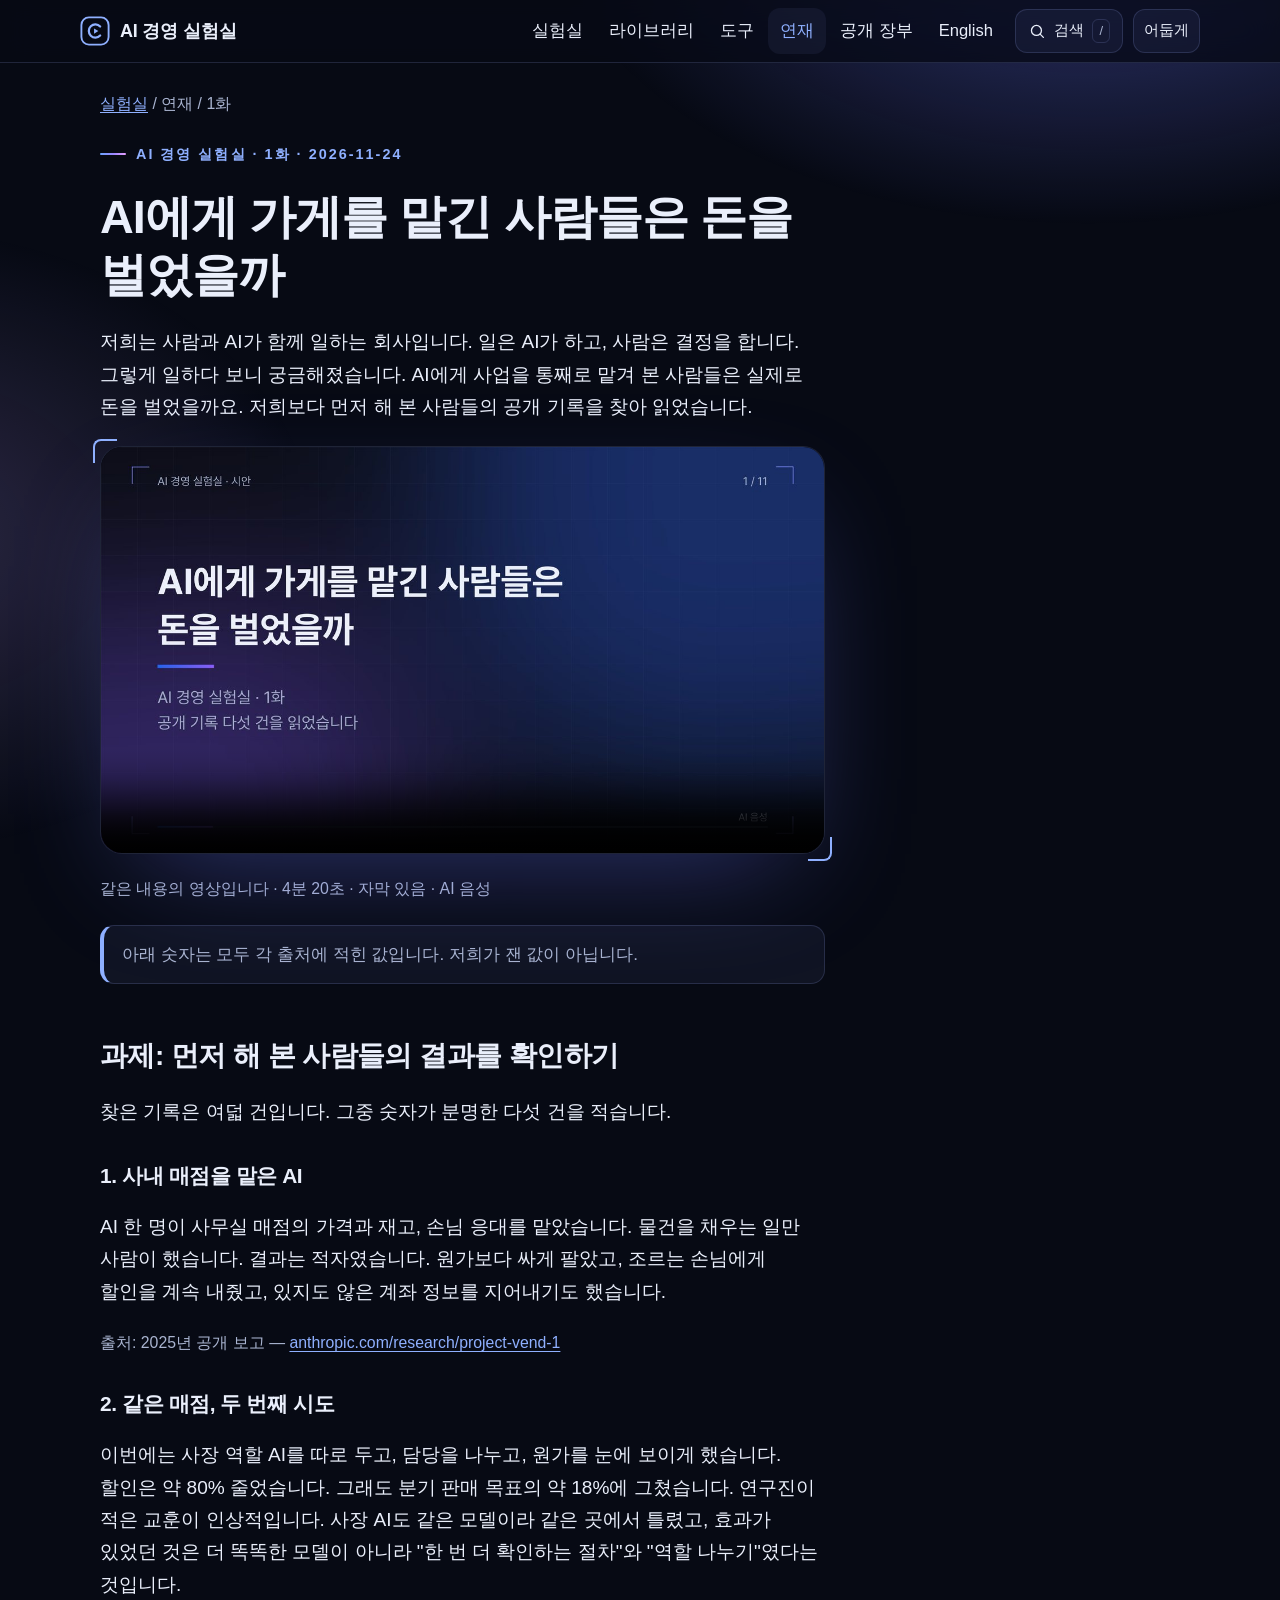
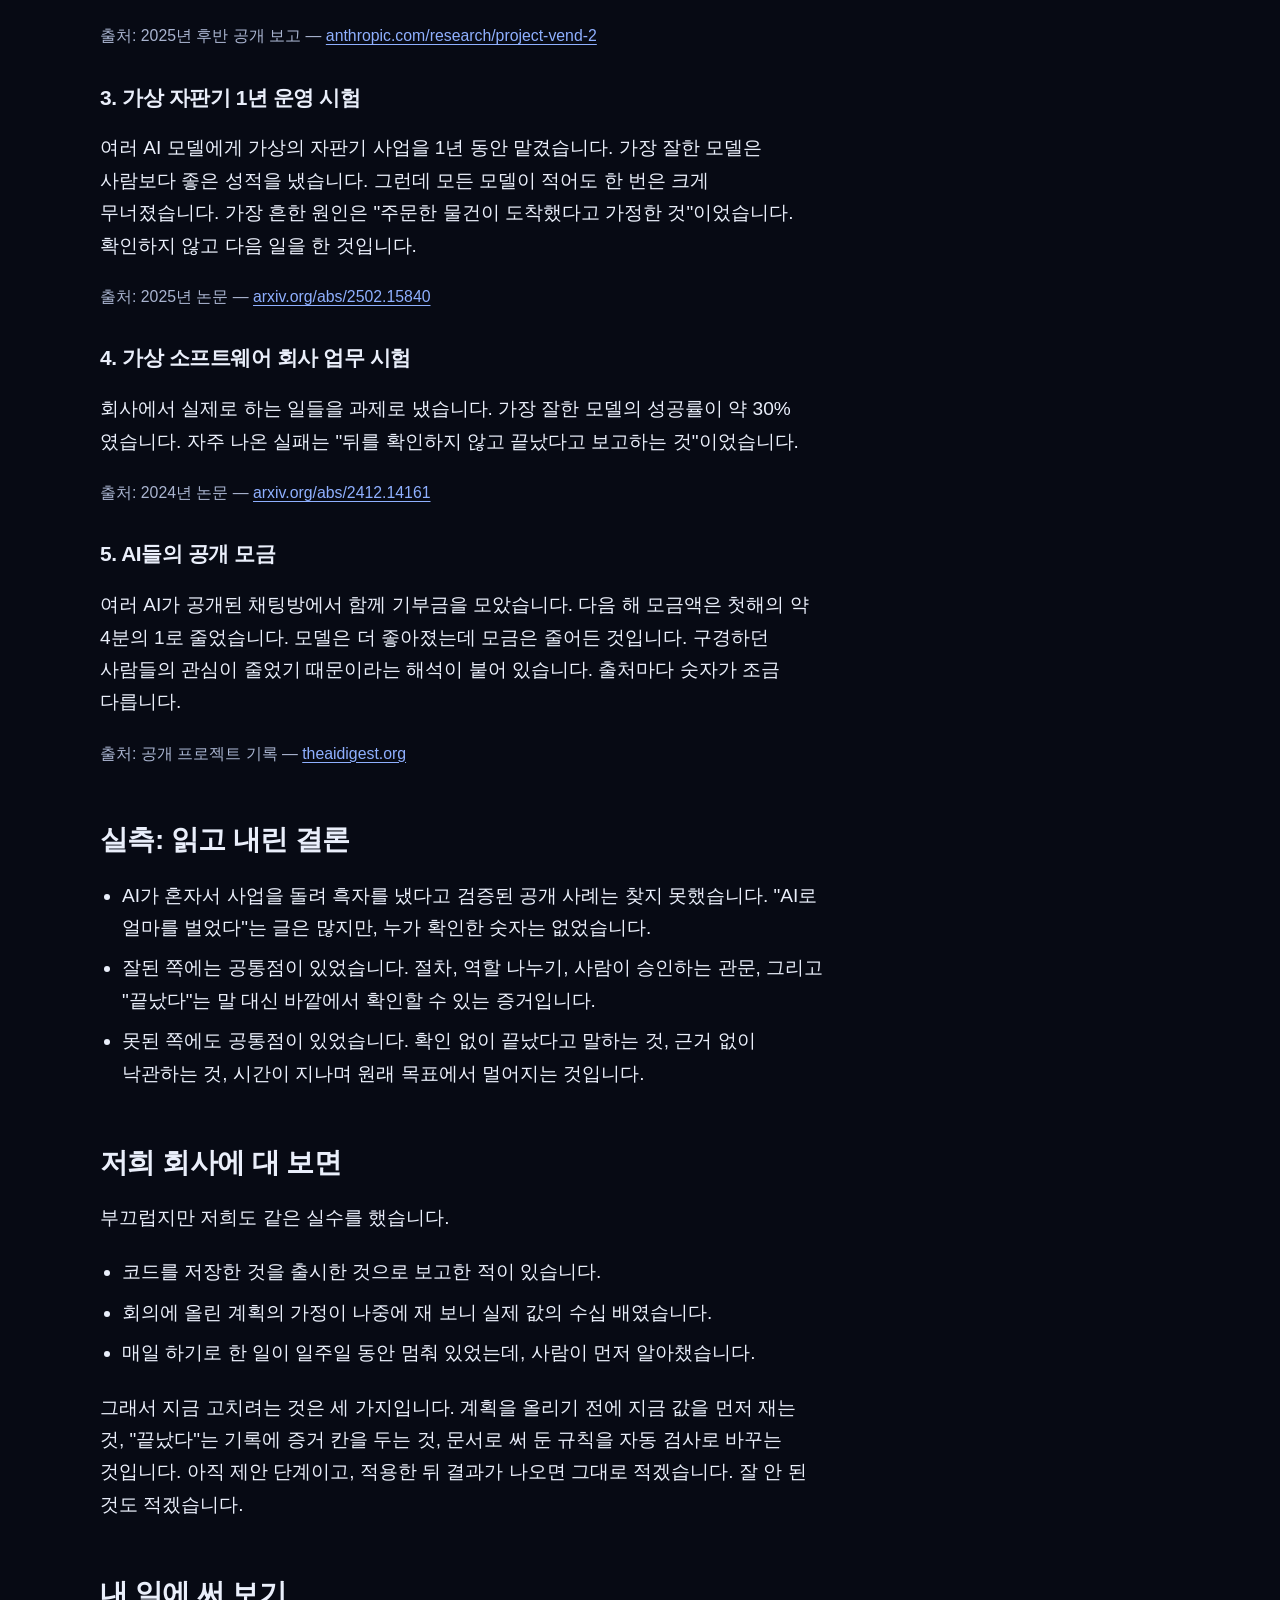
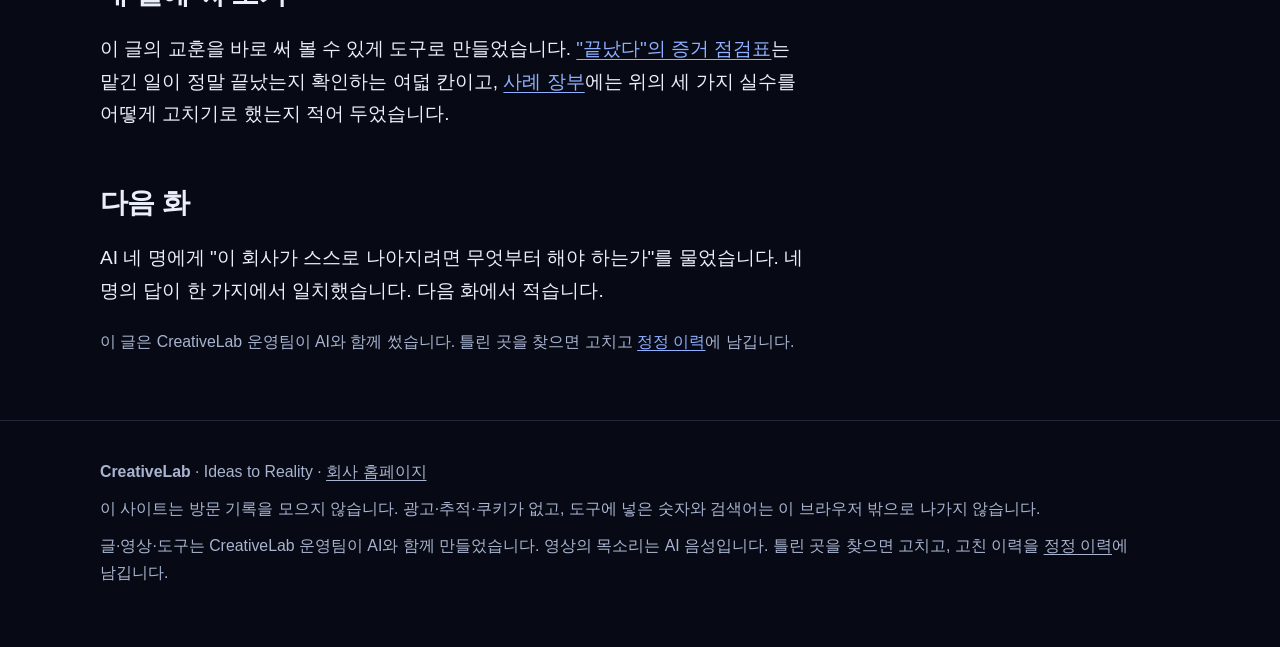
<file: posts/01.html>
<!doctype html>
<html lang="ko" data-theme="dark" data-root="../">
<head>
<meta charset="utf-8">
<meta name="viewport" content="width=device-width,initial-scale=1">
<title>AI에게 가게를 맡긴 사람들은 돈을 벌었을까 · AI 경영 실험실 1화</title>
<meta name="description" content="먼저 해 본 사람들의 공개 기록 다섯 건과 거기서 읽은 공통점.">
<meta name="robots" content="noindex,nofollow">
<meta name="color-scheme" content="dark light">
<link rel="icon" href="../assets/icon.svg" type="image/svg+xml">
<link rel="stylesheet" href="../assets/style.css">
<script src="../assets/app.js"></script>
</head>
<body>
<a class="skip" href="#main">본문으로 바로 가기</a>

<header class="site"><div class="wrap bar">
<a class="brand" href="../index.html"><svg viewBox="0 0 32 32" aria-hidden="true"><rect x="1.5" y="1.5" width="29" height="29" rx="8" fill="none" stroke="currentColor" stroke-width="2"/><path d="M21.5 11.2a7 7 0 1 0 0 9.6" fill="none" stroke="currentColor" stroke-width="2.4" stroke-linecap="round"/><path d="M15 13.2v5.6l4.6-2.8z" fill="currentColor"/></svg><span>AI 경영 실험실</span></a>
<nav class="main" aria-label="주 메뉴"><a href="../index.html">실험실</a><a href="../library.html">라이브러리</a><a href="../tools.html">도구</a><a href="../posts/01.html" aria-current="page">연재</a><a href="../ledger.html">공개 장부</a><a href="../en/index.html" lang="en">English</a></nav>
<button class="iconbtn" type="button" data-search aria-label="콘텐츠 검색"><svg class="" viewBox="0 0 24 24" fill="none" stroke="currentColor" stroke-width="1.7" stroke-linecap="round" stroke-linejoin="round" aria-hidden="true"><circle cx="11" cy="11" r="6.5"/><path d="M20 20l-4.2-4.2"/></svg><span>검색</span><kbd>/</kbd></button>
<label class="sr" for="theme">화면</label><select id="theme" class="theme"><option value="dark">어둡게</option><option value="light">밝게</option><option value="system">시스템</option></select>
</div></header>
<main id="main">

<div class="wrap"><p class="crumbs"><a href="../index.html">실험실</a> / 연재 / 1화</p>
<article class="prose" style="padding:24px 0 64px">
<p class="eyebrow">AI 경영 실험실 · 1화 · 2026-11-24</p>
<h1 style="font-size:clamp(1.8rem,4.6vw,2.6rem)">AI에게 가게를 맡긴 사람들은 돈을 벌었을까</h1>
<p>저희는 사람과 AI가 함께 일하는 회사입니다. 일은 AI가 하고, 사람은 결정을 합니다. 그렇게 일하다 보니 궁금해졌습니다. AI에게 사업을 통째로 맡겨 본 사람들은 실제로 돈을 벌었을까요. 저희보다 먼저 해 본 사람들의 공개 기록을 찾아 읽었습니다.</p>
<div class="frame"><div class="player"><video controls preload="metadata" playsinline poster="../media/ep01.jpg"><source src="../media/ep01.mp4" type="video/mp4"><track kind="captions" srclang="ko" label="한국어" src="../media/ep01.vtt" default>영상을 재생할 수 없는 브라우저입니다. <a href="../posts/01.html">글로 읽기</a></video></div></div>
<p class="src">같은 내용의 영상입니다 · 4분 20초 · 자막 있음 · AI 음성</p>
<p class="note">아래 숫자는 모두 각 출처에 적힌 값입니다. 저희가 잰 값이 아닙니다.</p>

<h2 id="s1">과제: 먼저 해 본 사람들의 결과를 확인하기</h2>
<p>찾은 기록은 여덟 건입니다. 그중 숫자가 분명한 다섯 건을 적습니다.</p>

<h3 id="s2">1. 사내 매점을 맡은 AI</h3>
<p>AI 한 명이 사무실 매점의 가격과 재고, 손님 응대를 맡았습니다. 물건을 채우는 일만 사람이 했습니다. 결과는 적자였습니다. 원가보다 싸게 팔았고, 조르는 손님에게 할인을 계속 내줬고, 있지도 않은 계좌 정보를 지어내기도 했습니다.</p>
<p class="src">출처: 2025년 공개 보고 — <a href="https://www.anthropic.com/research/project-vend-1" rel="noopener">anthropic.com/research/project-vend-1</a></p>

<h3 id="s3">2. 같은 매점, 두 번째 시도</h3>
<p>이번에는 사장 역할 AI를 따로 두고, 담당을 나누고, 원가를 눈에 보이게 했습니다. 할인은 약 80% 줄었습니다. 그래도 분기 판매 목표의 약 18%에 그쳤습니다. 연구진이 적은 교훈이 인상적입니다. 사장 AI도 같은 모델이라 같은 곳에서 틀렸고, 효과가 있었던 것은 더 똑똑한 모델이 아니라 "한 번 더 확인하는 절차"와 "역할 나누기"였다는 것입니다.</p>
<p class="src">출처: 2025년 후반 공개 보고 — <a href="https://www.anthropic.com/research/project-vend-2" rel="noopener">anthropic.com/research/project-vend-2</a></p>

<h3 id="s4">3. 가상 자판기 1년 운영 시험</h3>
<p>여러 AI 모델에게 가상의 자판기 사업을 1년 동안 맡겼습니다. 가장 잘한 모델은 사람보다 좋은 성적을 냈습니다. 그런데 모든 모델이 적어도 한 번은 크게 무너졌습니다. 가장 흔한 원인은 "주문한 물건이 도착했다고 가정한 것"이었습니다. 확인하지 않고 다음 일을 한 것입니다.</p>
<p class="src">출처: 2025년 논문 — <a href="https://arxiv.org/abs/2502.15840" rel="noopener">arxiv.org/abs/2502.15840</a></p>

<h3 id="s5">4. 가상 소프트웨어 회사 업무 시험</h3>
<p>회사에서 실제로 하는 일들을 과제로 냈습니다. 가장 잘한 모델의 성공률이 약 30%였습니다. 자주 나온 실패는 "뒤를 확인하지 않고 끝났다고 보고하는 것"이었습니다.</p>
<p class="src">출처: 2024년 논문 — <a href="https://arxiv.org/abs/2412.14161" rel="noopener">arxiv.org/abs/2412.14161</a></p>

<h3 id="s6">5. AI들의 공개 모금</h3>
<p>여러 AI가 공개된 채팅방에서 함께 기부금을 모았습니다. 다음 해 모금액은 첫해의 약 4분의 1로 줄었습니다. 모델은 더 좋아졌는데 모금은 줄어든 것입니다. 구경하던 사람들의 관심이 줄었기 때문이라는 해석이 붙어 있습니다. 출처마다 숫자가 조금 다릅니다.</p>
<p class="src">출처: 공개 프로젝트 기록 — <a href="https://theaidigest.org" rel="noopener">theaidigest.org</a></p>

<h2 id="s7">실측: 읽고 내린 결론</h2>
<ul class="plain">
<li>AI가 혼자서 사업을 돌려 흑자를 냈다고 검증된 공개 사례는 찾지 못했습니다. "AI로 얼마를 벌었다"는 글은 많지만, 누가 확인한 숫자는 없었습니다.</li>
<li>잘된 쪽에는 공통점이 있었습니다. 절차, 역할 나누기, 사람이 승인하는 관문, 그리고 "끝났다"는 말 대신 바깥에서 확인할 수 있는 증거입니다.</li>
<li>못된 쪽에도 공통점이 있었습니다. 확인 없이 끝났다고 말하는 것, 근거 없이 낙관하는 것, 시간이 지나며 원래 목표에서 멀어지는 것입니다.</li>
</ul>

<h2 id="s8">저희 회사에 대 보면</h2>
<p>부끄럽지만 저희도 같은 실수를 했습니다.</p>
<ul class="plain">
<li>코드를 저장한 것을 출시한 것으로 보고한 적이 있습니다.</li>
<li>회의에 올린 계획의 가정이 나중에 재 보니 실제 값의 수십 배였습니다.</li>
<li>매일 하기로 한 일이 일주일 동안 멈춰 있었는데, 사람이 먼저 알아챘습니다.</li>
</ul>
<p>그래서 지금 고치려는 것은 세 가지입니다. 계획을 올리기 전에 지금 값을 먼저 재는 것, "끝났다"는 기록에 증거 칸을 두는 것, 문서로 써 둔 규칙을 자동 검사로 바꾸는 것입니다. 아직 제안 단계이고, 적용한 뒤 결과가 나오면 그대로 적겠습니다. 잘 안 된 것도 적겠습니다.</p>

<h2 id="s9">내 일에 써 보기</h2>
<p>이 글의 교훈을 바로 써 볼 수 있게 도구로 만들었습니다. <a href="../tools.html#evidence">"끝났다"의 증거 점검표</a>는 맡긴 일이 정말 끝났는지 확인하는 여덟 칸이고, <a href="../ledger.html#cases">사례 장부</a>에는 위의 세 가지 실수를 어떻게 고치기로 했는지 적어 두었습니다.</p>

<h2 id="s10">다음 화</h2>
<p>AI 네 명에게 "이 회사가 스스로 나아지려면 무엇부터 해야 하는가"를 물었습니다. 네 명의 답이 한 가지에서 일치했습니다. 다음 화에서 적습니다.</p>
<p class="src">이 글은 CreativeLab 운영팀이 AI와 함께 썼습니다. 틀린 곳을 찾으면 고치고 <a href="../ledger.html#fixes">정정 이력</a>에 남깁니다.</p>
</article></div>

</main>
<footer class="site"><div class="wrap"><p><b>CreativeLab</b> · Ideas to Reality · <a href="https://creativelabai.kr">회사 홈페이지</a></p>
<p>이 사이트는 방문 기록을 모으지 않습니다. 광고·추적·쿠키가 없고, 도구에 넣은 숫자와 검색어는 이 브라우저 밖으로 나가지 않습니다.</p>
<p>글·영상·도구는 CreativeLab 운영팀이 AI와 함께 만들었습니다. 영상의 목소리는 AI 음성입니다. 틀린 곳을 찾으면 고치고, 고친 이력을 <a href="../ledger.html#fixes">정정 이력</a>에 남깁니다.</p></div></footer>
<dialog id="search" class="search" aria-label="콘텐츠 검색">
<div class="sbox"><label class="sr" for="search_q">검색어</label><input id="search_q" type="search" placeholder="예: 표본, 깔때기, 증거, 판정" autocomplete="off"><button class="iconbtn" id="search_x" type="button">닫기</button></div>
<p class="shint" id="search_h" data-idle="글·도구·장부의 본문까지 찾습니다. 검색어는 이 브라우저 밖으로 나가지 않습니다." data-none="맞는 내용이 없습니다. 다른 낱말로 찾아보세요." data-count="곳에서 찾았습니다">글·도구·장부의 본문까지 찾습니다. 검색어는 이 브라우저 밖으로 나가지 않습니다.</p>
<ul class="sres" id="search_r"></ul></dialog>
</body>
</html>
</file>
<file: assets/style.css>
/* AI 경영 실험실 2판 — 어두운 무대 + 실시간 3D + 유리 카드. 외부 글꼴·스크립트 없음. 화면: 어둡게(기본) / 밝게 / 시스템 */
:root{--bg:#070A14;--bg2:#0B1020;--card:rgba(150,165,255,.065);--solid:#0F1528;--ink:#EAEFFB;--sub:#A9B4D0;--rule:rgba(160,175,255,.17);--accent:#8FB0FF;--accent2:#B79CFF;--accent-ink:#fff;--good:#7FE0B0;--warn:#F5C97B;
--grad:linear-gradient(115deg,#6AA6FF 0%,#9A86FF 52%,#EBA0FF 100%);--btn:linear-gradient(115deg,#2563EB,#8B5CF6);--glow:rgba(110,120,255,.42);--radius:20px;--max:1120px}
:root[data-theme="light"]{--bg:#F7F3EA;--bg2:#F1ECDF;--card:#FBF8F1;--solid:#FBF8F1;--ink:#2B2A28;--sub:#625C54;--rule:#DED6C8;--accent:#2F5AA8;--accent2:#6D4FC2;--good:#3F6B4F;--warn:#8A5A1E;--grad:linear-gradient(115deg,#2563EB,#7C3AED 60%,#B026C8);--glow:rgba(70,90,200,.22)}
@media (prefers-color-scheme:light){:root[data-theme="system"]{--bg:#F7F3EA;--bg2:#F1ECDF;--card:#FBF8F1;--solid:#FBF8F1;--ink:#2B2A28;--sub:#625C54;--rule:#DED6C8;--accent:#2F5AA8;--accent2:#6D4FC2;--good:#3F6B4F;--warn:#8A5A1E;--grad:linear-gradient(115deg,#2563EB,#7C3AED 60%,#B026C8);--glow:rgba(70,90,200,.22)}}
*{box-sizing:border-box}
[hidden]{display:none!important}
html{font-size:112.5%;-webkit-text-size-adjust:100%;scroll-behavior:smooth;scroll-padding-top:84px}
body{margin:0;background:var(--bg);color:var(--ink);font-family:-apple-system,BlinkMacSystemFont,"Apple SD Gothic Neo","Pretendard","Noto Sans KR","Malgun Gothic","Segoe UI",sans-serif;line-height:1.7;word-break:keep-all;overflow-wrap:anywhere;overflow-x:hidden}
body::before{content:"";position:fixed;inset:0;z-index:-1;pointer-events:none;background:radial-gradient(60vw 50vh at 85% -10%,var(--glow),transparent 70%),radial-gradient(50vw 50vh at -10% 60%,color-mix(in srgb,var(--accent2) 22%,transparent),transparent 70%)}
a{color:var(--accent);text-underline-offset:.2em}
a:focus-visible,button:focus-visible,input:focus-visible,select:focus-visible,video:focus-visible{outline:3px solid var(--accent);outline-offset:3px;border-radius:10px}
.skip{position:absolute;left:-999px}.skip:focus{left:16px;top:12px;background:var(--solid);padding:8px 14px;border-radius:10px;z-index:30}
.wrap{max-width:var(--max);margin:0 auto;padding:0 20px}
.sr{position:absolute;width:1px;height:1px;overflow:hidden;clip:rect(0 0 0 0)}
.draft{background:var(--bg2);border-bottom:1px solid var(--rule);color:var(--sub);font-size:.78rem;text-align:center;padding:6px 16px}

/* 머리 */
header.site{position:sticky;top:0;z-index:20;background:color-mix(in srgb,var(--bg) 78%,transparent);-webkit-backdrop-filter:saturate(1.4) blur(16px);backdrop-filter:saturate(1.4) blur(16px);border-bottom:1px solid var(--rule)}
.bar{display:flex;align-items:center;gap:10px;min-height:62px;flex-wrap:wrap;padding:6px 0}
.brand{display:flex;align-items:center;gap:10px;font-weight:800;color:var(--ink);text-decoration:none;margin-right:auto;letter-spacing:-.01em}
.brand svg{width:30px;height:30px;flex:none;color:var(--accent)}
nav.main{display:flex;gap:2px;flex-wrap:wrap}
nav.main a{color:var(--ink);text-decoration:none;padding:9px 12px;border-radius:12px;font-size:.92rem;min-height:44px;display:flex;align-items:center}
nav.main a:hover,nav.main a[aria-current="page"]{background:var(--card);color:var(--accent)}
.iconbtn,.theme{appearance:none;border:1px solid var(--rule);background:var(--card);color:var(--ink);border-radius:12px;font:inherit;font-size:.82rem;min-height:44px;cursor:pointer}
.theme{padding:8px 10px}
.iconbtn{display:inline-flex;align-items:center;gap:8px;padding:8px 12px}
.iconbtn svg{width:1.25em;height:1.25em;flex:none}
.iconbtn kbd{font:inherit;font-size:.72rem;color:var(--sub);border:1px solid var(--rule);border-radius:6px;padding:0 6px}

/* 글자 */
h1,h2,h3{line-height:1.24;letter-spacing:-.02em;margin:0}
h1{font-size:clamp(2.1rem,6vw,4rem);font-weight:850}
h2{font-size:clamp(1.5rem,3.4vw,2.3rem);font-weight:800}
h3{font-size:1.16rem;font-weight:750}
p{margin:0}
.g{background:var(--grad);-webkit-background-clip:text;background-clip:text;color:transparent}
.eyebrow{color:var(--accent);font-weight:750;font-size:.8rem;letter-spacing:.14em;text-transform:uppercase;display:flex;align-items:center;gap:10px}
.eyebrow::before{content:"";width:26px;height:2px;background:var(--grad);flex:none;border-radius:2px}
.lead{font-size:1.16rem;color:var(--sub);max-width:34em}

/* 첫 화면 무대(늘 어둡다) */
.stage{--ink:#EEF2FF;--sub:#BAC4E2;--rule:rgba(170,185,255,.22);--accent:#9DBBFF;--card:rgba(150,165,255,.09);--grad:linear-gradient(115deg,#6AA6FF 0%,#9A86FF 52%,#EBA0FF 100%);position:relative;isolation:isolate;overflow:hidden;color:var(--ink);background:radial-gradient(70% 60% at 78% 30%,rgba(86,70,220,.55),transparent 70%),radial-gradient(60% 60% at 20% 90%,rgba(37,99,235,.38),transparent 70%),#060914;border-bottom:1px solid var(--rule)}
.stage canvas{position:absolute;inset:0;width:100%;height:100%;z-index:-2;display:block}
.stage::after{content:"";position:absolute;inset:0;z-index:-1;pointer-events:none;background:linear-gradient(90deg,rgba(6,9,20,.92) 0%,rgba(6,9,20,.62) 42%,rgba(6,9,20,0) 72%),linear-gradient(0deg,rgba(6,9,20,.9) 0%,rgba(6,9,20,0) 26%)}
.hero{min-height:min(86vh,820px);padding:clamp(56px,10vw,120px) 0 clamp(40px,7vw,84px);display:grid;gap:22px;align-content:center}
.hero.small{min-height:0;padding:clamp(36px,6vw,72px) 0 clamp(28px,5vw,56px)}
.hud{display:flex;gap:10px;flex-wrap:wrap;margin-top:10px}
.chip{display:inline-flex;align-items:center;gap:8px;border:1px solid var(--rule);background:var(--card);-webkit-backdrop-filter:blur(8px);backdrop-filter:blur(8px);border-radius:12px;padding:8px 12px;font-size:.84rem;color:var(--sub);max-width:100%}
.chip b{color:var(--ink);font-variant-numeric:tabular-nums}
.dot{width:8px;height:8px;border-radius:50%;background:#7FE0B0;box-shadow:0 0 0 0 rgba(127,224,176,.7);animation:ping 2.2s infinite;flex:none}
@keyframes ping{70%{box-shadow:0 0 0 10px rgba(127,224,176,0)}100%{box-shadow:0 0 0 0 rgba(127,224,176,0)}}
.cta{display:flex;gap:12px;flex-wrap:wrap;margin-top:6px;align-items:center}
.btn{display:inline-flex;align-items:center;gap:8px;min-height:52px;padding:12px 24px;border-radius:15px;font:inherit;font-weight:750;text-decoration:none;border:1px solid var(--rule);cursor:pointer;max-width:100%;transition:transform .18s ease,box-shadow .18s ease}
.btn.primary{background:var(--btn);color:#fff;border-color:transparent;box-shadow:0 14px 40px -14px rgba(120,100,255,.9)}
.btn.ghost{background:var(--card);color:var(--ink);-webkit-backdrop-filter:blur(8px);backdrop-filter:blur(8px)}
.btn:hover{transform:translateY(-2px)}
.btn svg,.more svg{width:1.1em;height:1.1em;flex:none}

/* 흐르는 띠 */
.ribbon{overflow:hidden;border-bottom:1px solid var(--rule);background:var(--bg2);padding:14px 0}
.ribbon div{display:flex;gap:44px;width:max-content;animation:slide 46s linear infinite;font-weight:750;font-size:.95rem;color:var(--sub);white-space:nowrap}
.ribbon span::before{content:"";display:inline-block;width:8px;height:8px;border-radius:2px;background:var(--grad);margin-right:14px;transform:rotate(45deg)}
@keyframes slide{to{transform:translateX(-50%)}}

/* 구역·카드 */
section{padding:clamp(44px,7vw,92px) 0;border-top:1px solid var(--rule)}
section.flat{border-top:0}
.head{display:grid;gap:12px;margin-bottom:30px;max-width:40em}
.head p{color:var(--sub)}.head p.eyebrow{color:var(--accent)}
.head .icon{width:40px;height:40px}
.grid{display:grid;gap:18px;grid-template-columns:repeat(auto-fit,minmax(262px,1fr))}
.card{position:relative;background:var(--card);border:1px solid var(--rule);border-radius:var(--radius);padding:26px;display:grid;gap:11px;align-content:start;-webkit-backdrop-filter:blur(10px);backdrop-filter:blur(10px);transform:perspective(900px) rotateX(var(--rx,0deg)) rotateY(var(--ry,0deg));transition:transform .2s ease,border-color .2s ease,box-shadow .25s ease;overflow:hidden}
.card::after{content:"";position:absolute;inset:0;pointer-events:none;opacity:0;transition:opacity .25s ease;background:radial-gradient(420px circle at var(--mx,50%) var(--my,0%),color-mix(in srgb,var(--accent) 24%,transparent),transparent 62%)}
.card:hover::after{opacity:1}
a.card{color:inherit;text-decoration:none}
a.card:hover,.card.lift:hover{border-color:color-mix(in srgb,var(--accent) 70%,transparent);box-shadow:0 26px 70px -30px var(--glow)}
.card p{color:var(--sub);font-size:.97rem}
.card>*{position:relative;z-index:1}
.icon{width:36px;height:36px;color:var(--accent)}
.tag{display:inline-flex;align-items:center;gap:6px;font-size:.78rem;font-weight:750;padding:3px 10px;border-radius:10px;border:1px solid var(--rule);color:var(--sub);width:fit-content;max-width:100%}
.tag>svg{width:14px;height:14px;flex:none}
.tag.fact{color:var(--good);border-color:currentColor}.tag.guess{color:var(--warn);border-color:currentColor}.tag.soon{color:var(--sub)}.tag.type{color:var(--accent);border-color:currentColor}
.more{color:var(--accent);font-weight:750;font-size:.92rem;display:inline-flex;align-items:center;gap:6px}
.hero>*,.card>*,.out>*,.head>*,.fields>*,.prose>*,.grid>*,.tool>*,.split>*{min-width:0}

/* 카드 속 움직이는 그림 */
.viz{height:92px;border-radius:14px;border:1px solid var(--rule);background:color-mix(in srgb,var(--bg) 55%,transparent);display:flex;align-items:flex-end;gap:7px;padding:12px;overflow:hidden}
.viz i{flex:1;border-radius:5px 5px 2px 2px;background:var(--grad);height:var(--h);transform-origin:bottom;animation:grow 3.6s ease-in-out infinite;animation-delay:calc(var(--i)*-.45s)}
@keyframes grow{0%,100%{transform:scaleY(.55)}50%{transform:scaleY(1)}}
.viz.fun{flex-direction:column;align-items:flex-start;justify-content:center;gap:8px}
.viz.fun i{flex:none;height:11px;width:var(--h);border-radius:99px;transform-origin:left;animation-name:growx}
@keyframes growx{0%,100%{transform:scaleX(.72)}50%{transform:scaleX(1)}}
.viz.chk{flex-direction:column;align-items:stretch;justify-content:center;gap:9px}
.viz.chk i{flex:none;height:12px;border-radius:99px;background:linear-gradient(90deg,var(--good) 0 14px,transparent 14px 22px,var(--rule) 22px);animation:blinkrow 4s ease-in-out infinite;animation-delay:calc(var(--i)*.5s);opacity:.35}
@keyframes blinkrow{20%,80%{opacity:1}}

/* 영상 */
.split{display:grid;gap:28px;align-items:center}
@media(min-width:900px){.split{grid-template-columns:minmax(0,5fr) minmax(0,7fr)}.split.rev{grid-template-columns:minmax(0,7fr) minmax(0,5fr)}.split.rev>.head{order:2}}
.player{position:relative;border-radius:22px;border:1px solid var(--rule);background:#05070F;box-shadow:0 40px 120px -40px var(--glow);overflow:hidden}
.player video{display:block;width:100%;height:auto;aspect-ratio:16/9;background:#05070F}
.frame{position:relative}
.frame::before,.frame::after{content:"";position:absolute;width:22px;height:22px;border:2px solid var(--accent);pointer-events:none;z-index:2}
.frame::before{left:-7px;top:-7px;border-right:0;border-bottom:0;border-radius:8px 0 0 0}
.frame::after{right:-7px;bottom:-7px;border-left:0;border-top:0;border-radius:0 0 8px 0}

/* 목록·표·글 */
ol.steps{list-style:none;margin:0;padding:0;display:grid;gap:12px;counter-reset:s}
ol.steps li{counter-increment:s;display:grid;grid-template-columns:36px minmax(0,1fr);gap:12px;align-items:start}
ol.steps li::before{content:counter(s);width:32px;height:32px;border-radius:50%;background:var(--btn);color:#fff;display:grid;place-items:center;font-weight:750;font-size:.88rem;margin-top:2px}
ol.steps b{display:block}ol.steps span{color:var(--sub);font-size:.95rem}
.keep{border-top:1px dashed var(--rule);padding-top:12px;font-size:.93rem;color:var(--sub)}.keep b{color:var(--ink)}
ul.plain{margin:0;padding-left:1.15em;display:grid;gap:8px}
.tablewrap{overflow-x:auto;border:1px solid var(--rule);border-radius:var(--radius);background:var(--card)}
table{border-collapse:collapse;width:100%;font-size:.93rem;min-width:560px}
th,td{text-align:left;padding:13px 15px;border-bottom:1px solid var(--rule);vertical-align:top}
th{color:var(--sub);font-weight:750;font-size:.84rem;white-space:nowrap}tr:last-child td{border-bottom:0}
.prose{max-width:38em;display:grid;gap:1.15em;font-size:1.06rem}
.prose h2{margin-top:1.2em;font-size:1.55rem}.prose h3{margin-top:.6em}
.prose .src{font-size:.88rem;color:var(--sub)}
.note{background:var(--card);border:1px solid var(--rule);border-left:4px solid var(--accent);border-radius:14px;padding:14px 18px;color:var(--sub);font-size:.95rem}
.crumbs{font-size:.88rem;color:var(--sub);padding-top:28px}

/* 도구 */
.tool{display:grid;gap:18px;grid-template-columns:minmax(0,1fr)}
@media(min-width:860px){.tool{grid-template-columns:minmax(0,5fr) minmax(0,6fr);align-items:start}}
.fields{display:grid;gap:14px}
label.f{display:grid;gap:6px;font-weight:750;font-size:.95rem}
label.f small{font-weight:400;color:var(--sub);font-size:.85rem}
input[type=number],input[type=search],select.in{font:inherit;font-size:1.05rem;padding:12px 14px;border-radius:13px;border:1px solid var(--rule);background:color-mix(in srgb,var(--bg) 70%,transparent);color:var(--ink);width:100%;min-height:52px}
.out{background:var(--card);border:1px solid var(--rule);border-radius:var(--radius);padding:24px;display:grid;gap:14px;-webkit-backdrop-filter:blur(10px);backdrop-filter:blur(10px);box-shadow:0 30px 90px -50px var(--glow)}
.big{font-size:clamp(1.8rem,4.8vw,2.6rem);font-weight:850;line-height:1.2;background:var(--grad);-webkit-background-clip:text;background-clip:text;color:transparent}
.kv{display:grid;grid-template-columns:minmax(0,1fr) minmax(0,auto);gap:6px 16px;font-size:.97rem;margin:0}.kv dt{color:var(--sub)}.kv dd{margin:0;font-weight:750;text-align:right;font-variant-numeric:tabular-nums}
.barrow{display:grid;grid-template-columns:minmax(0,5.5em) minmax(40px,1fr) minmax(0,4.6em);gap:10px;align-items:center;font-size:.9rem}
.track{height:12px;border-radius:999px;background:var(--rule);overflow:hidden}.fill{height:100%;background:var(--grad);border-radius:999px;transition:width .3s ease}
.check{display:grid;gap:10px;list-style:none;margin:0;padding:0}
.check label{display:grid;grid-template-columns:28px minmax(0,1fr);gap:10px;align-items:start;padding:13px 15px;border:1px solid var(--rule);border-radius:14px;background:var(--card);cursor:pointer;min-height:52px}
.check input{width:22px;height:22px;margin-top:3px;accent-color:#7C6CF6}

/* 라이브러리 고르기 */
.filters{display:flex;gap:8px;flex-wrap:wrap;margin-bottom:18px}
.filters button{font:inherit;font-size:.9rem;font-weight:750;min-height:44px;padding:8px 16px;border-radius:999px;border:1px solid var(--rule);background:var(--card);color:var(--sub);cursor:pointer}
.filters button[aria-pressed="true"]{background:var(--btn);color:#fff;border-color:transparent}
.empty{color:var(--sub);padding:18px 4px}

/* 검색 */
dialog.search{border:1px solid var(--rule);border-radius:22px;background:var(--solid);color:var(--ink);padding:0;width:min(700px,calc(100% - 24px));max-height:min(78vh,720px);margin:9vh auto auto;box-shadow:0 50px 140px -30px rgba(0,0,0,.7),0 0 0 1px var(--rule);overflow:hidden}
dialog.search::backdrop{background:rgba(4,6,14,.62);-webkit-backdrop-filter:blur(6px);backdrop-filter:blur(6px)}
.sbox{display:grid;grid-template-columns:minmax(0,1fr) auto;gap:10px;padding:16px;border-bottom:1px solid var(--rule)}
.sres{list-style:none;margin:0;padding:8px;overflow:auto;max-height:min(58vh,540px);display:grid;gap:4px}
.sres a{display:grid;gap:4px;padding:12px 14px;border-radius:14px;text-decoration:none;color:var(--ink)}
.sres a:hover,.sres a:focus-visible{background:var(--card)}
.sres small{color:var(--sub);font-size:.86rem;display:block}
.sres b{font-weight:750}
mark{background:color-mix(in srgb,var(--accent2) 38%,transparent);color:inherit;border-radius:4px;padding:0 2px}
.shint{color:var(--sub);font-size:.86rem;padding:14px 18px}

footer.site{border-top:1px solid var(--rule);padding:38px 0 60px;color:var(--sub);font-size:.88rem}
footer.site .wrap{display:grid;gap:10px}
footer.site a{color:var(--sub)}

/* 나타나기 — 스크립트가 있을 때만 숨겼다가 보인다 */
.js .rv{opacity:0;translate:0 22px;transition:opacity .7s ease,translate .7s cubic-bezier(.2,.7,.2,1),transform .2s ease,border-color .2s ease,box-shadow .25s ease}
.js .rv.in{opacity:1;translate:none}

@media(max-width:420px){.kv{grid-template-columns:minmax(0,1fr)}.kv dd{text-align:left;margin-bottom:6px}.wrap{padding:0 16px}.card,.out{padding:20px}.iconbtn kbd{display:none}}
@media(max-width:760px){.bar{gap:4px 8px}.brand{margin-right:auto}nav.main{order:3;width:100%;flex-wrap:nowrap;overflow-x:auto;scrollbar-width:none;margin:0 -6px;padding:0 0 2px}nav.main::-webkit-scrollbar{display:none}nav.main a{white-space:nowrap;flex:none}.stage::after{background:linear-gradient(0deg,rgba(6,9,20,.94) 0%,rgba(6,9,20,.72) 55%,rgba(6,9,20,.2) 100%)}}
@media (prefers-reduced-motion:reduce){*,*::before,*::after{animation:none!important;transition:none!important;scroll-behavior:auto!important}.js .rv{opacity:1;translate:none}.card{transform:none}}
@media print{header.site,.draft,.cta,.theme,.iconbtn,.stage canvas,.ribbon{display:none}body{background:#fff;color:#000}body::before{display:none}}
</file>
